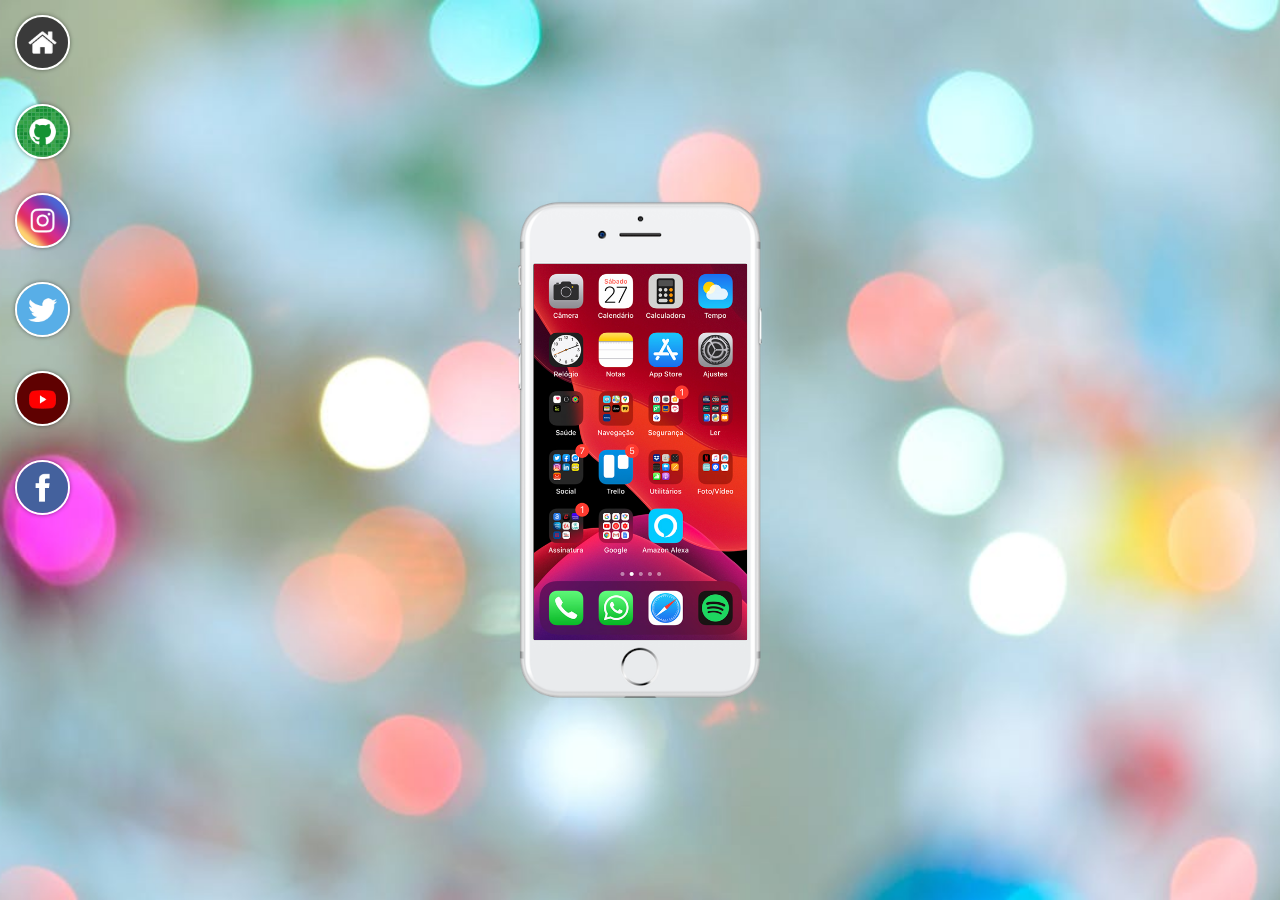
<file: index.html>
<!DOCTYPE html>
<html lang="pt-br">
<head>
    <meta charset="UTF-8">
    <meta name="viewport" content="width=device-width, initial-scale=1.0">
    <title>Projeto Redes Sociais</title>
    <link rel="stylesheet" href="estilos/estilo.css">
</head>

<body>
    <main>
        <section id="celular">
            <iframe id="tela" name="tela" src="home.html" frameborder="0"></iframe>
        </section>
        <section id="redes">
            <a href="home.html" target="tela"><img src="imagens/logo-home.jpg" alt=""></a>
            <br>
            <a href="github.html" target="tela"><img src="imagens/logo-github.jpg" alt=""></a>
            <br>
            <a href="instagram.html" target="tela"><img src="imagens/logo-instagram.jpg" alt=""></a>
            <br>
            <a href="twitter.html" target="tela"><img src="imagens/logo-twitter.jpg" alt=""></a>
            <br>
            <a href="youtube.html" target="tela"><img src="imagens/logo-youtube.jpg" alt=""></a>
            <br>
            <a href="facebook.html" target="tela"><img src="imagens/logo-facebook.jpg" alt="" ></a>
            <br>
        </section>
    </main>
</body>
</html>
</file>
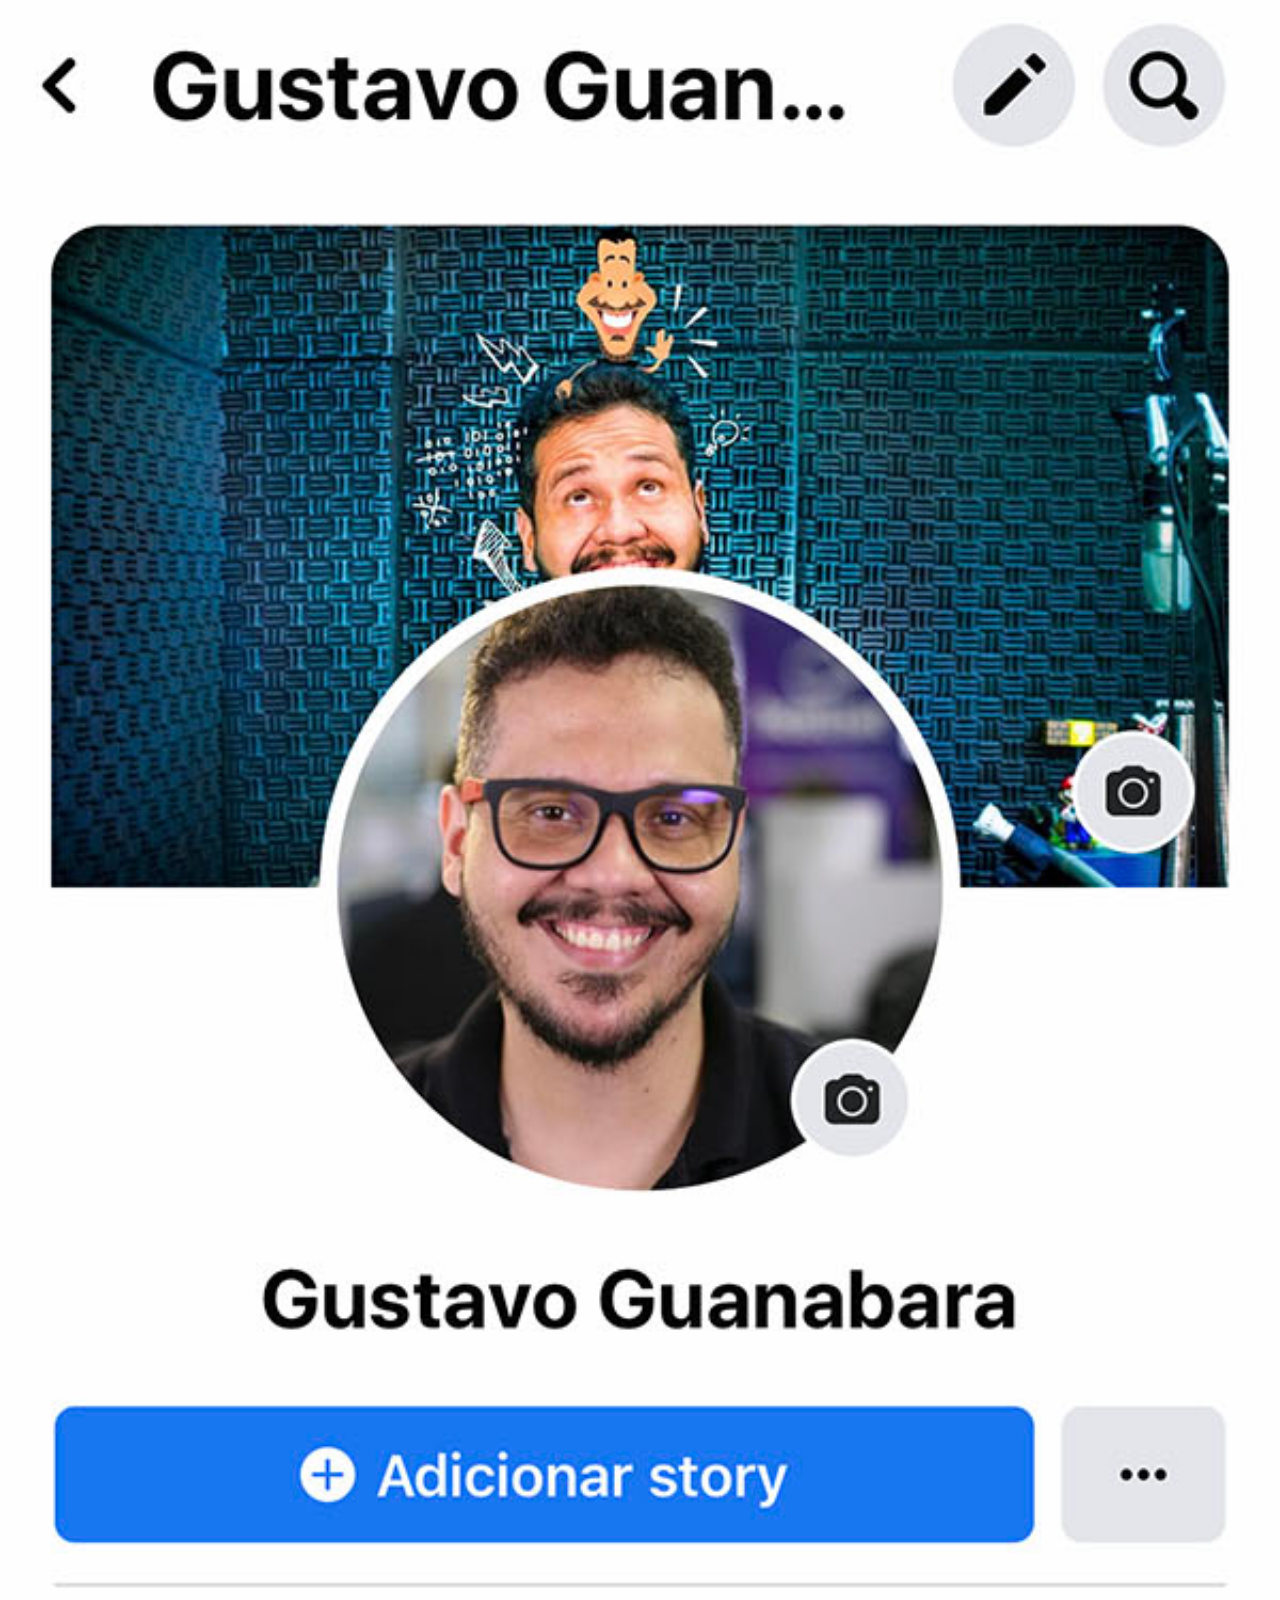
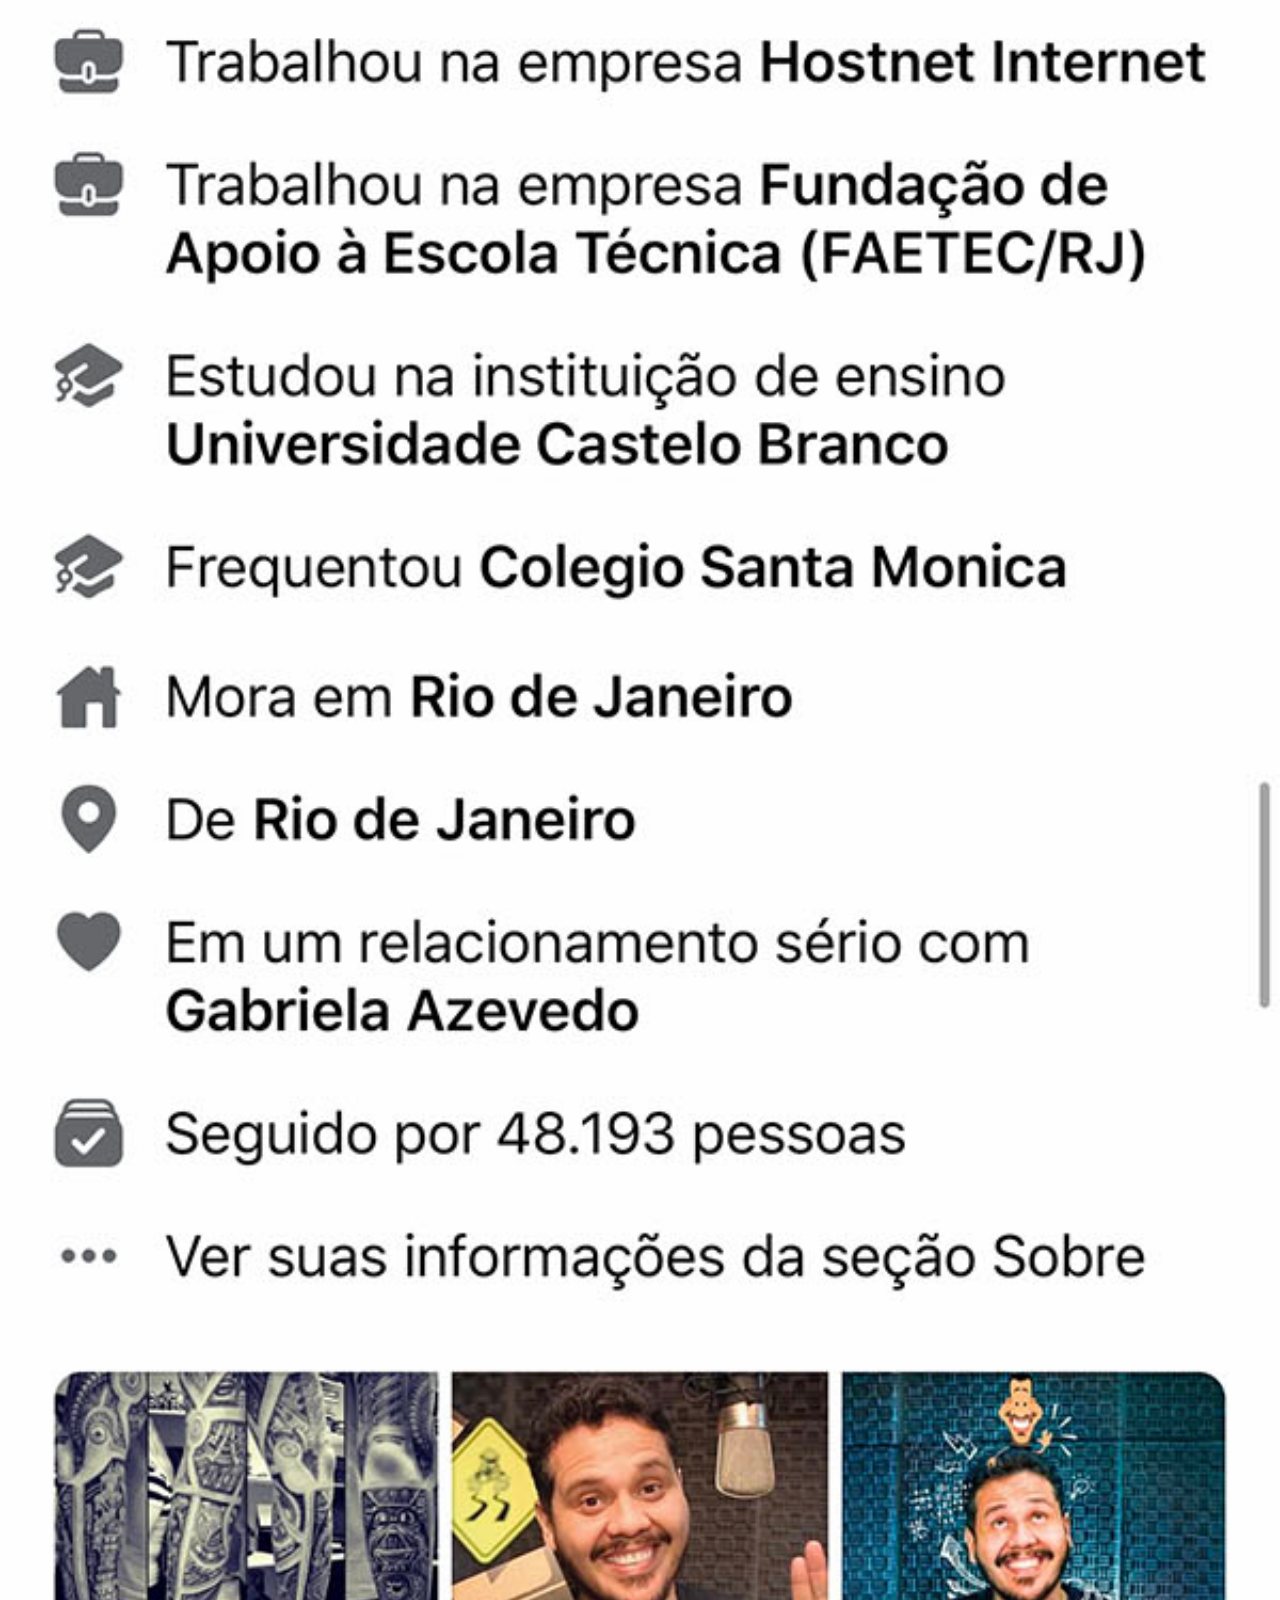
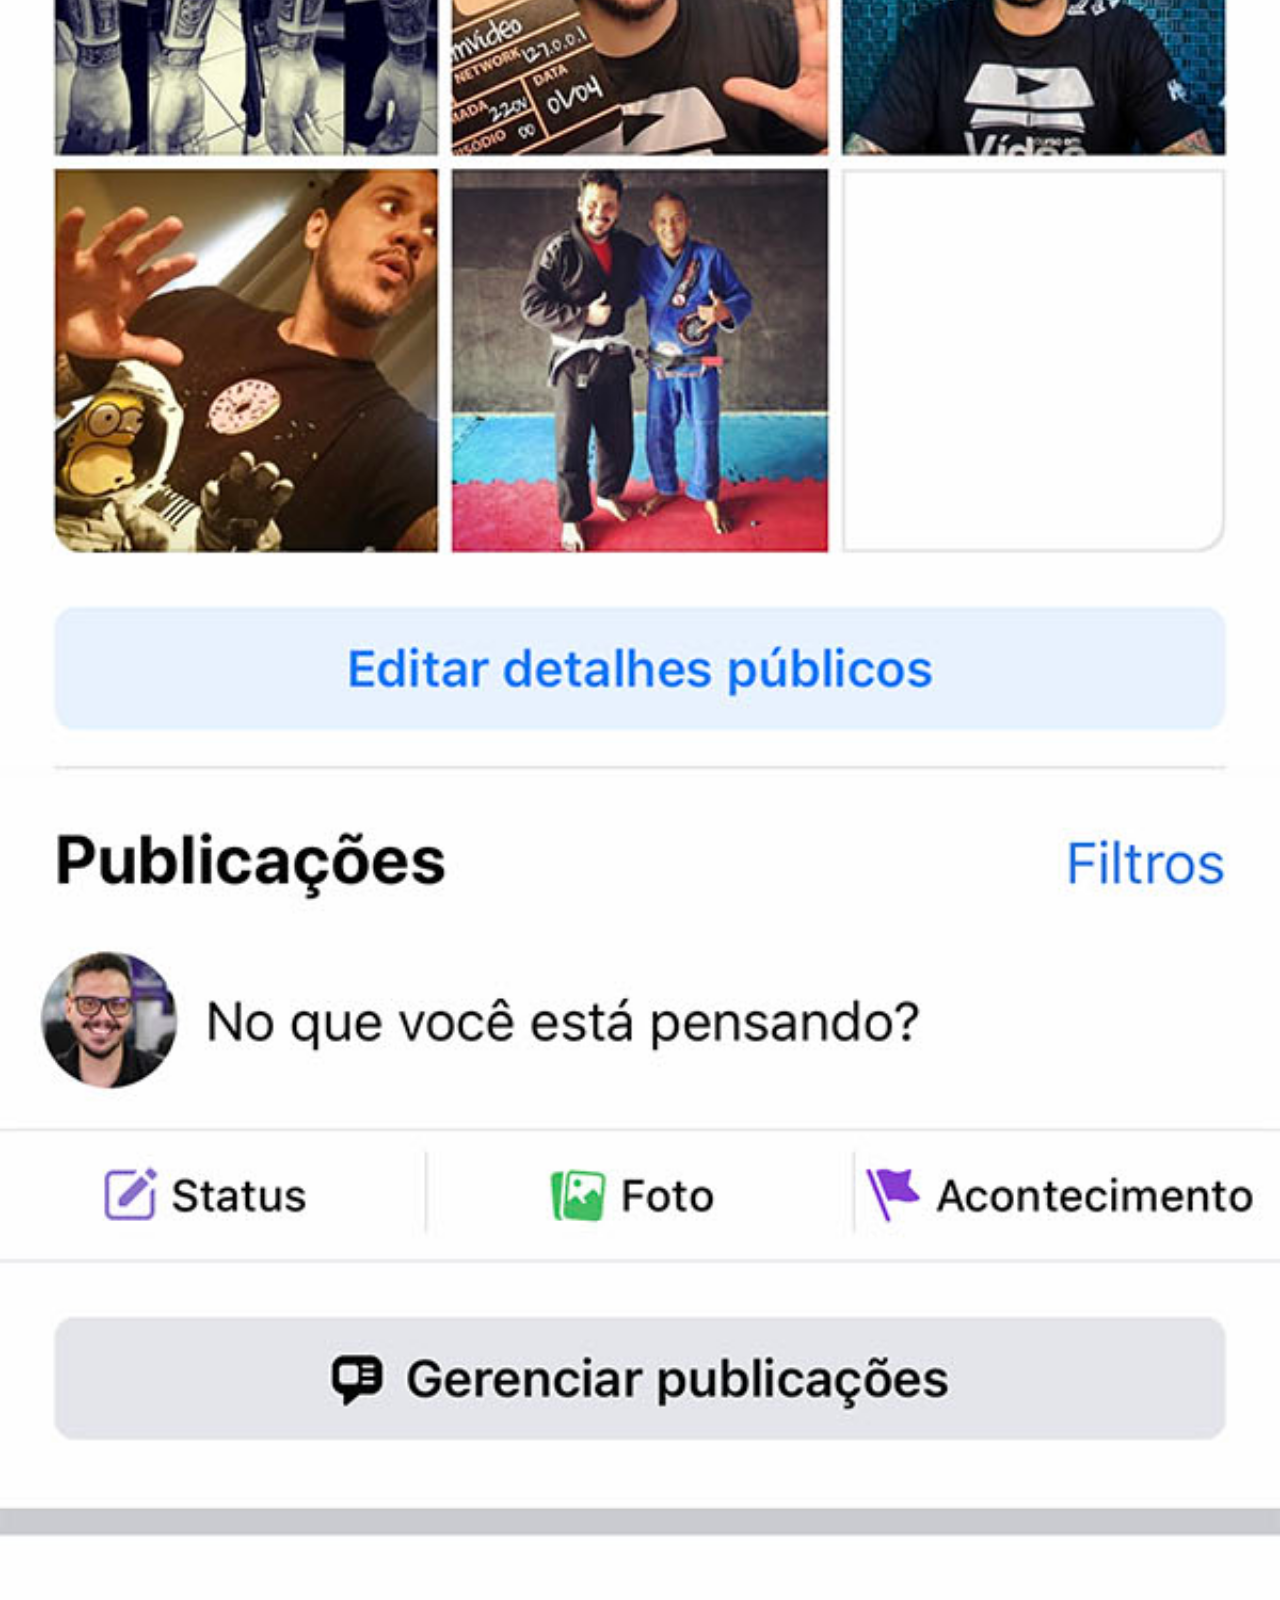
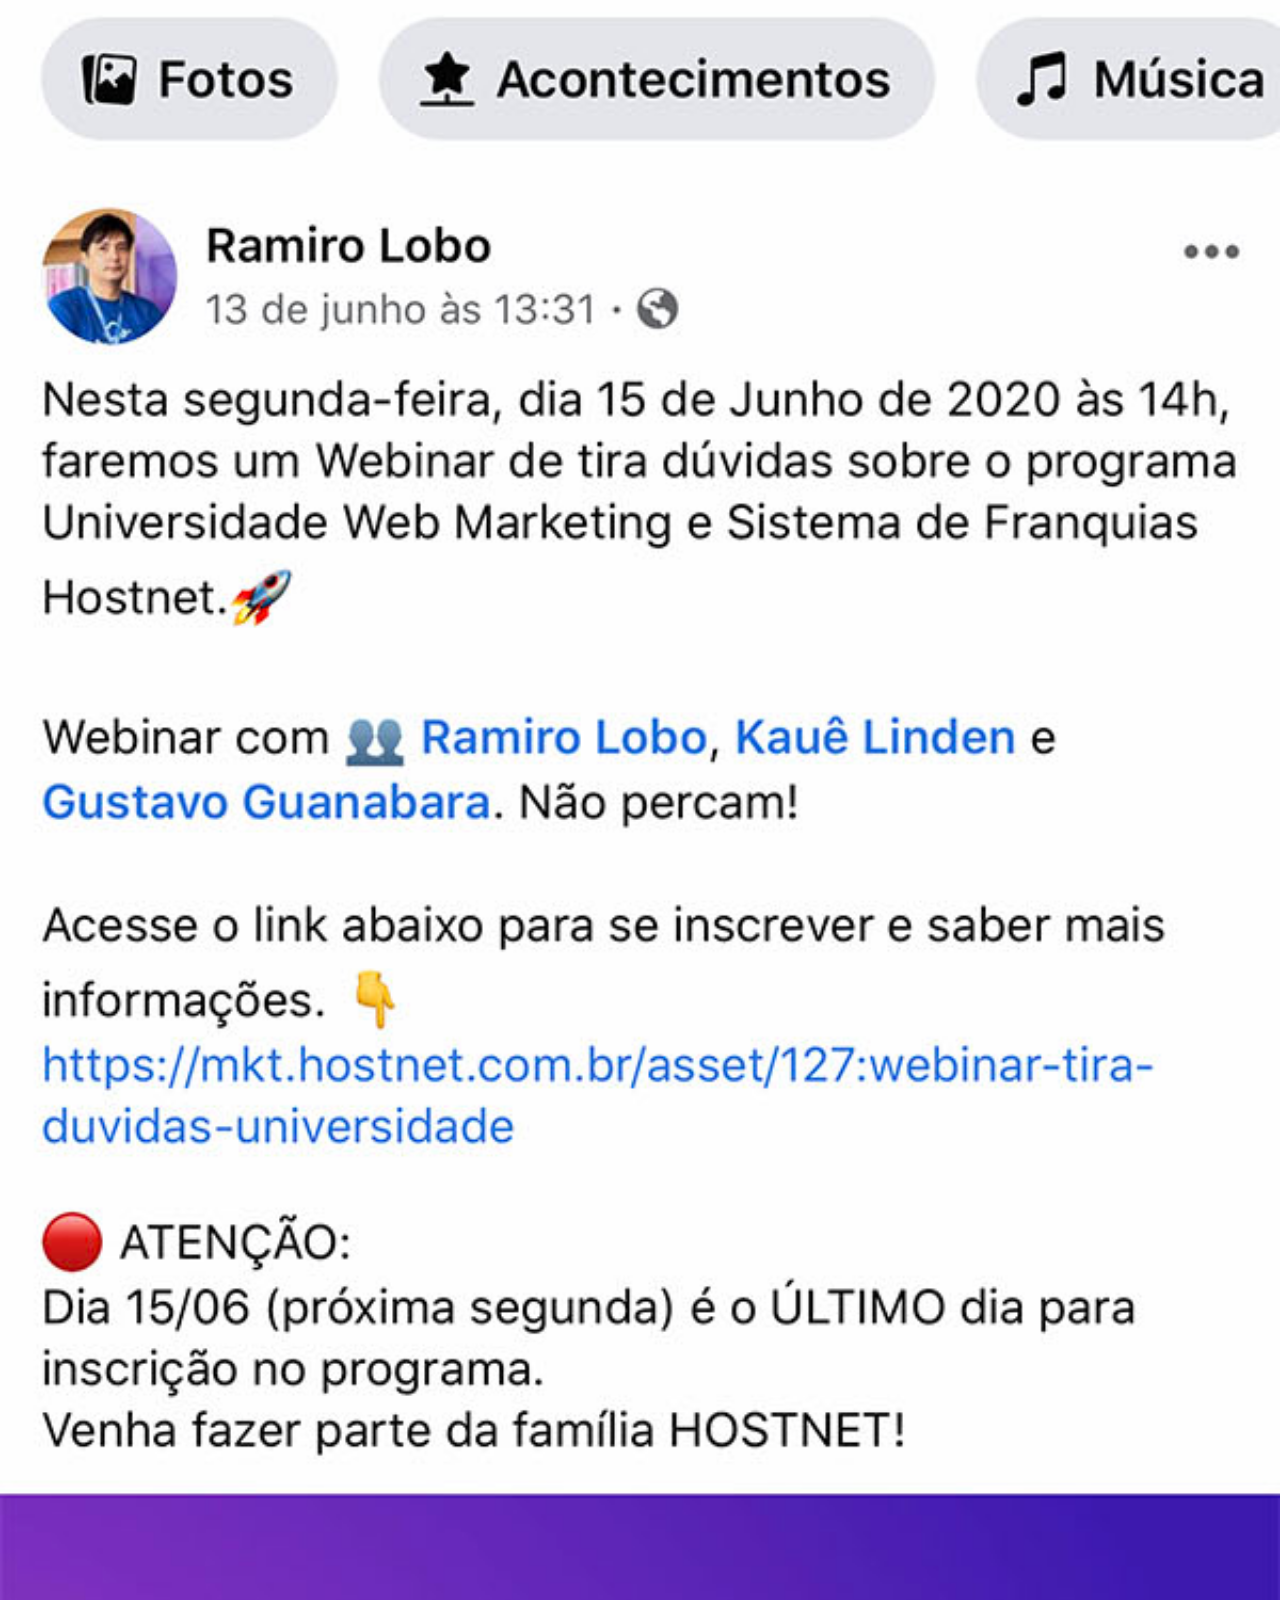
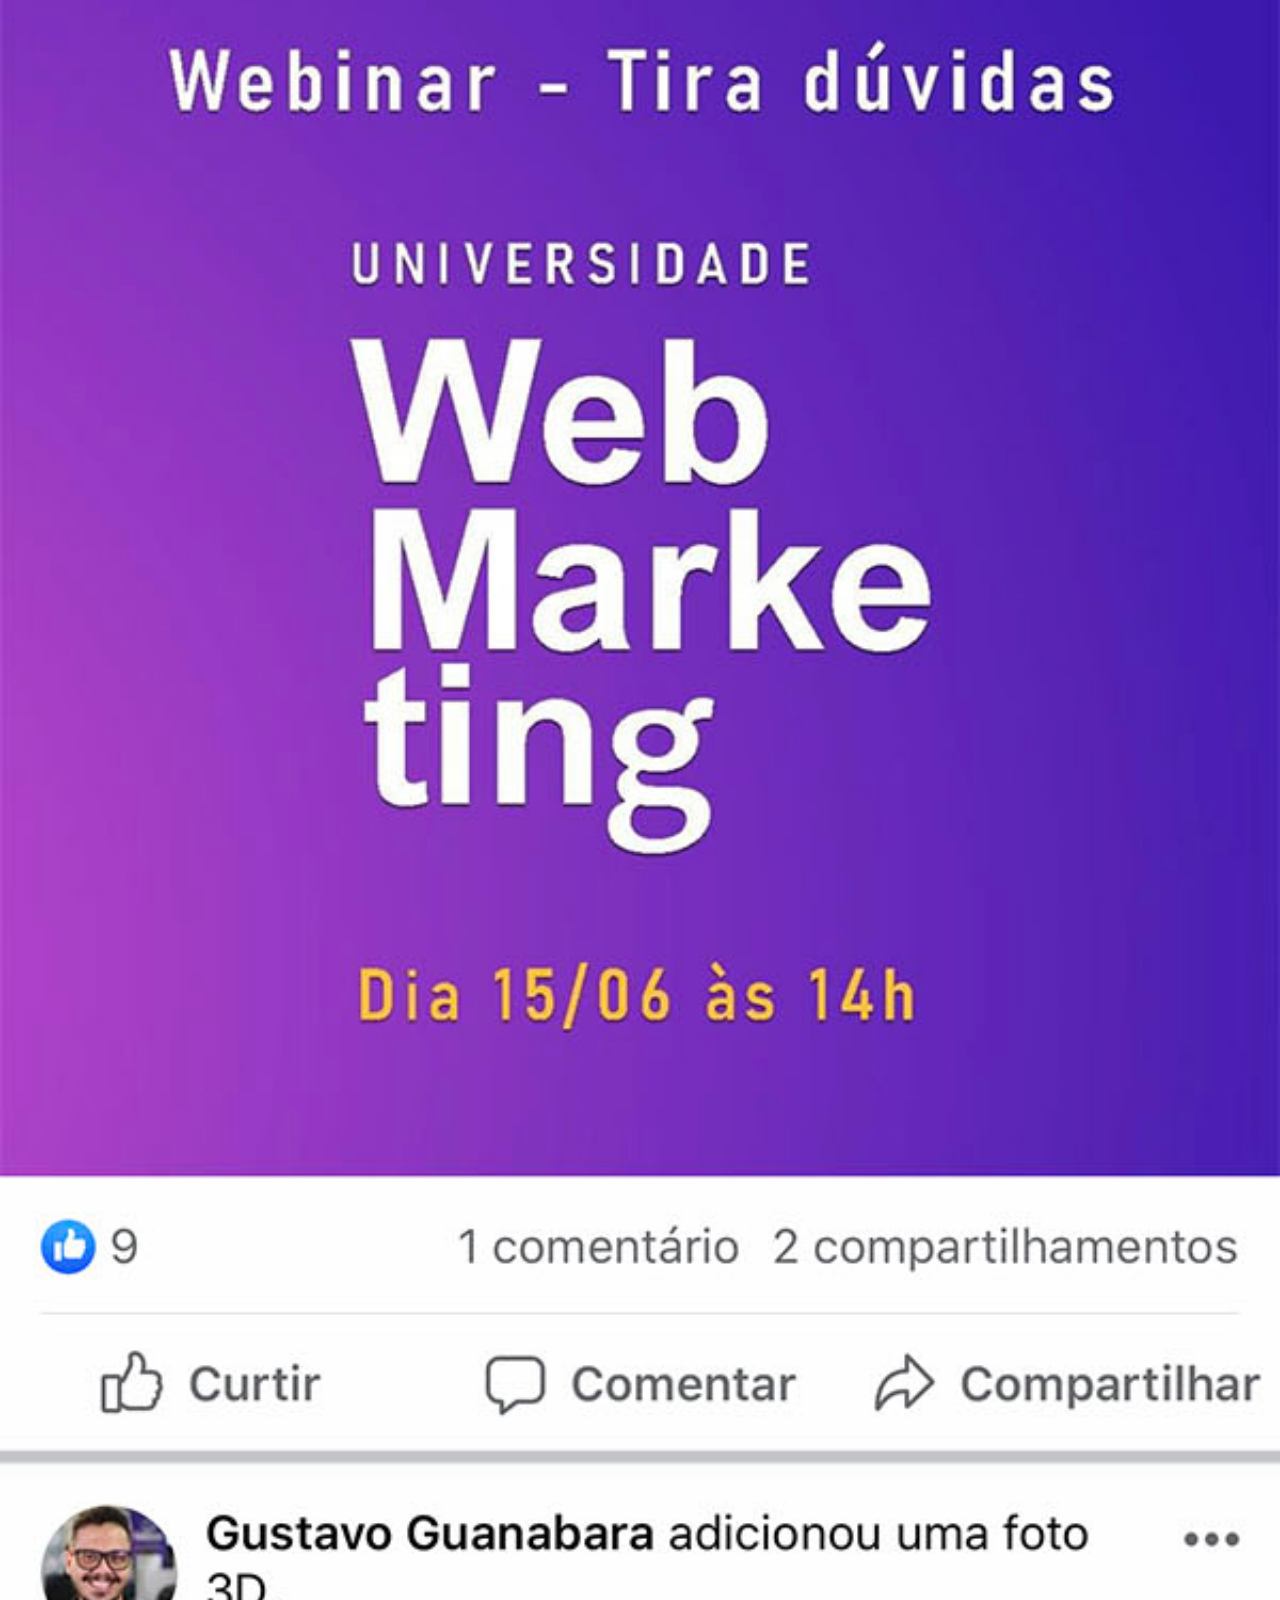
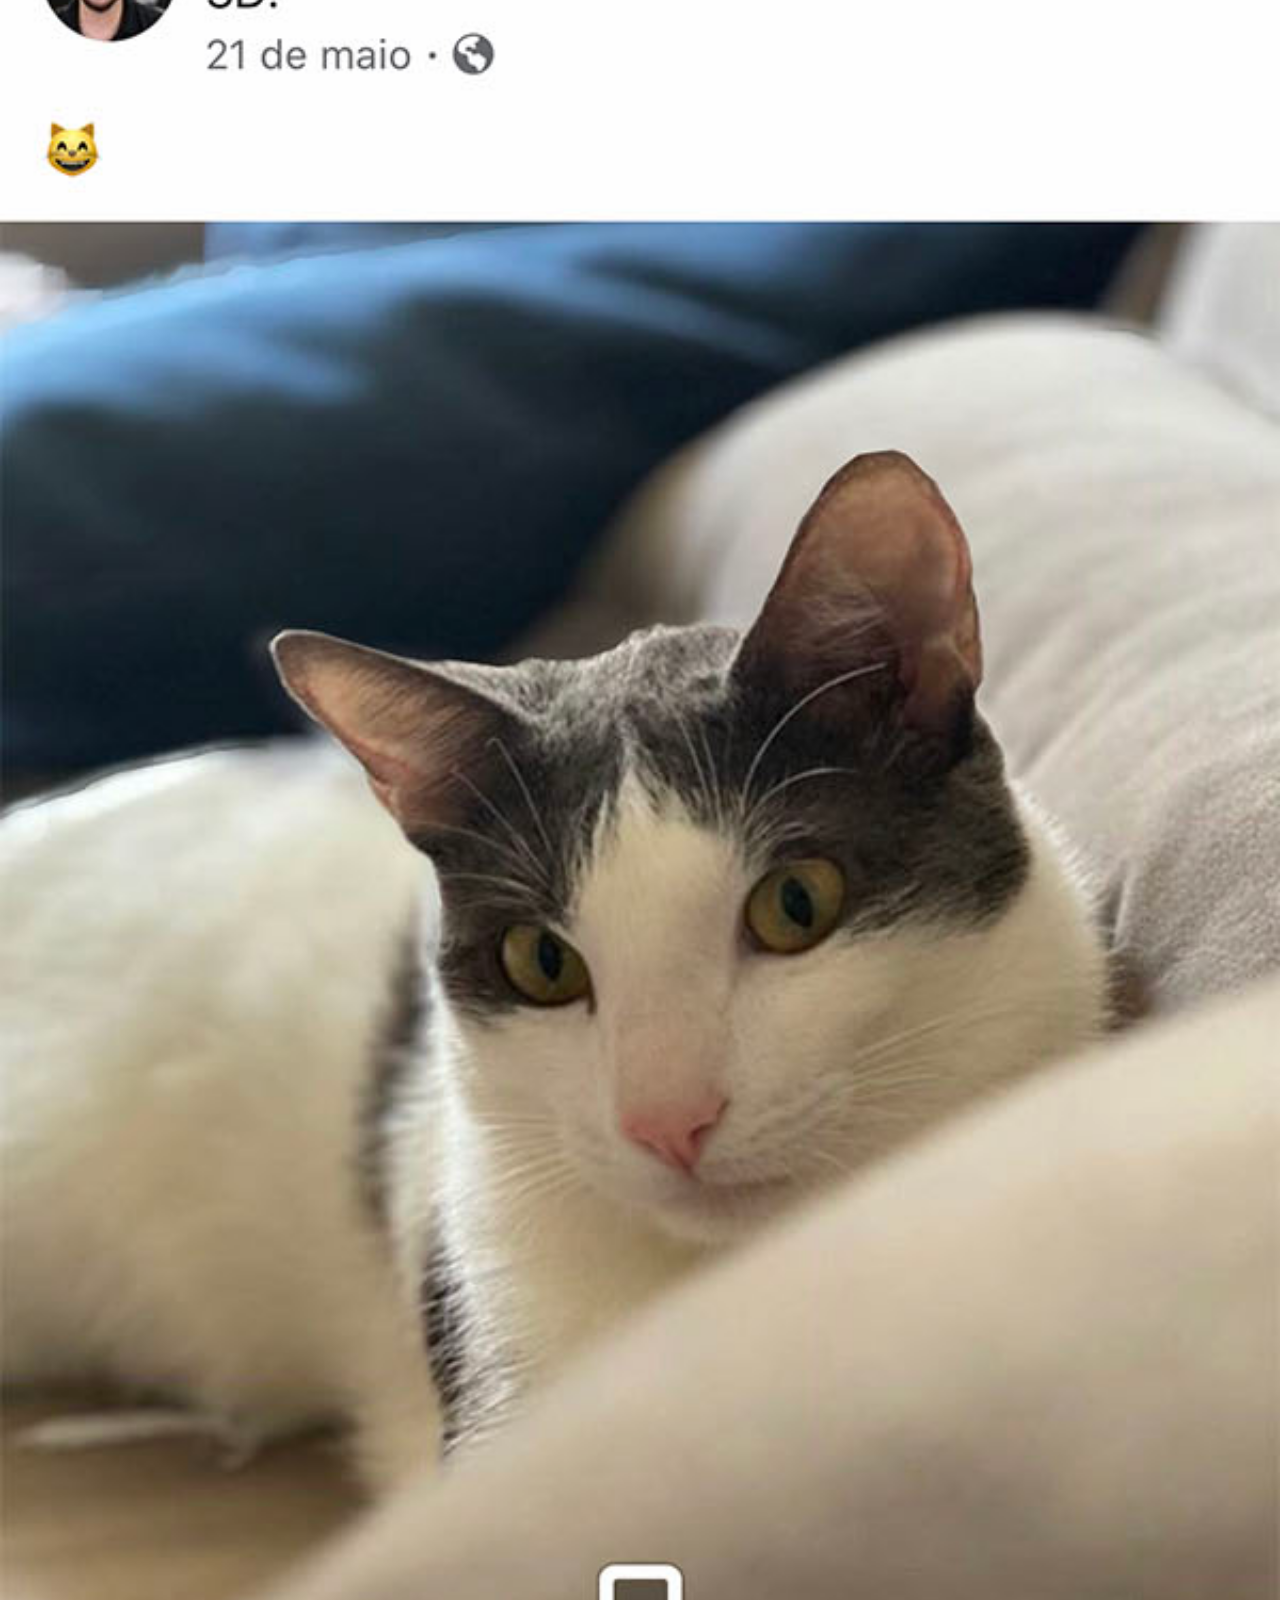
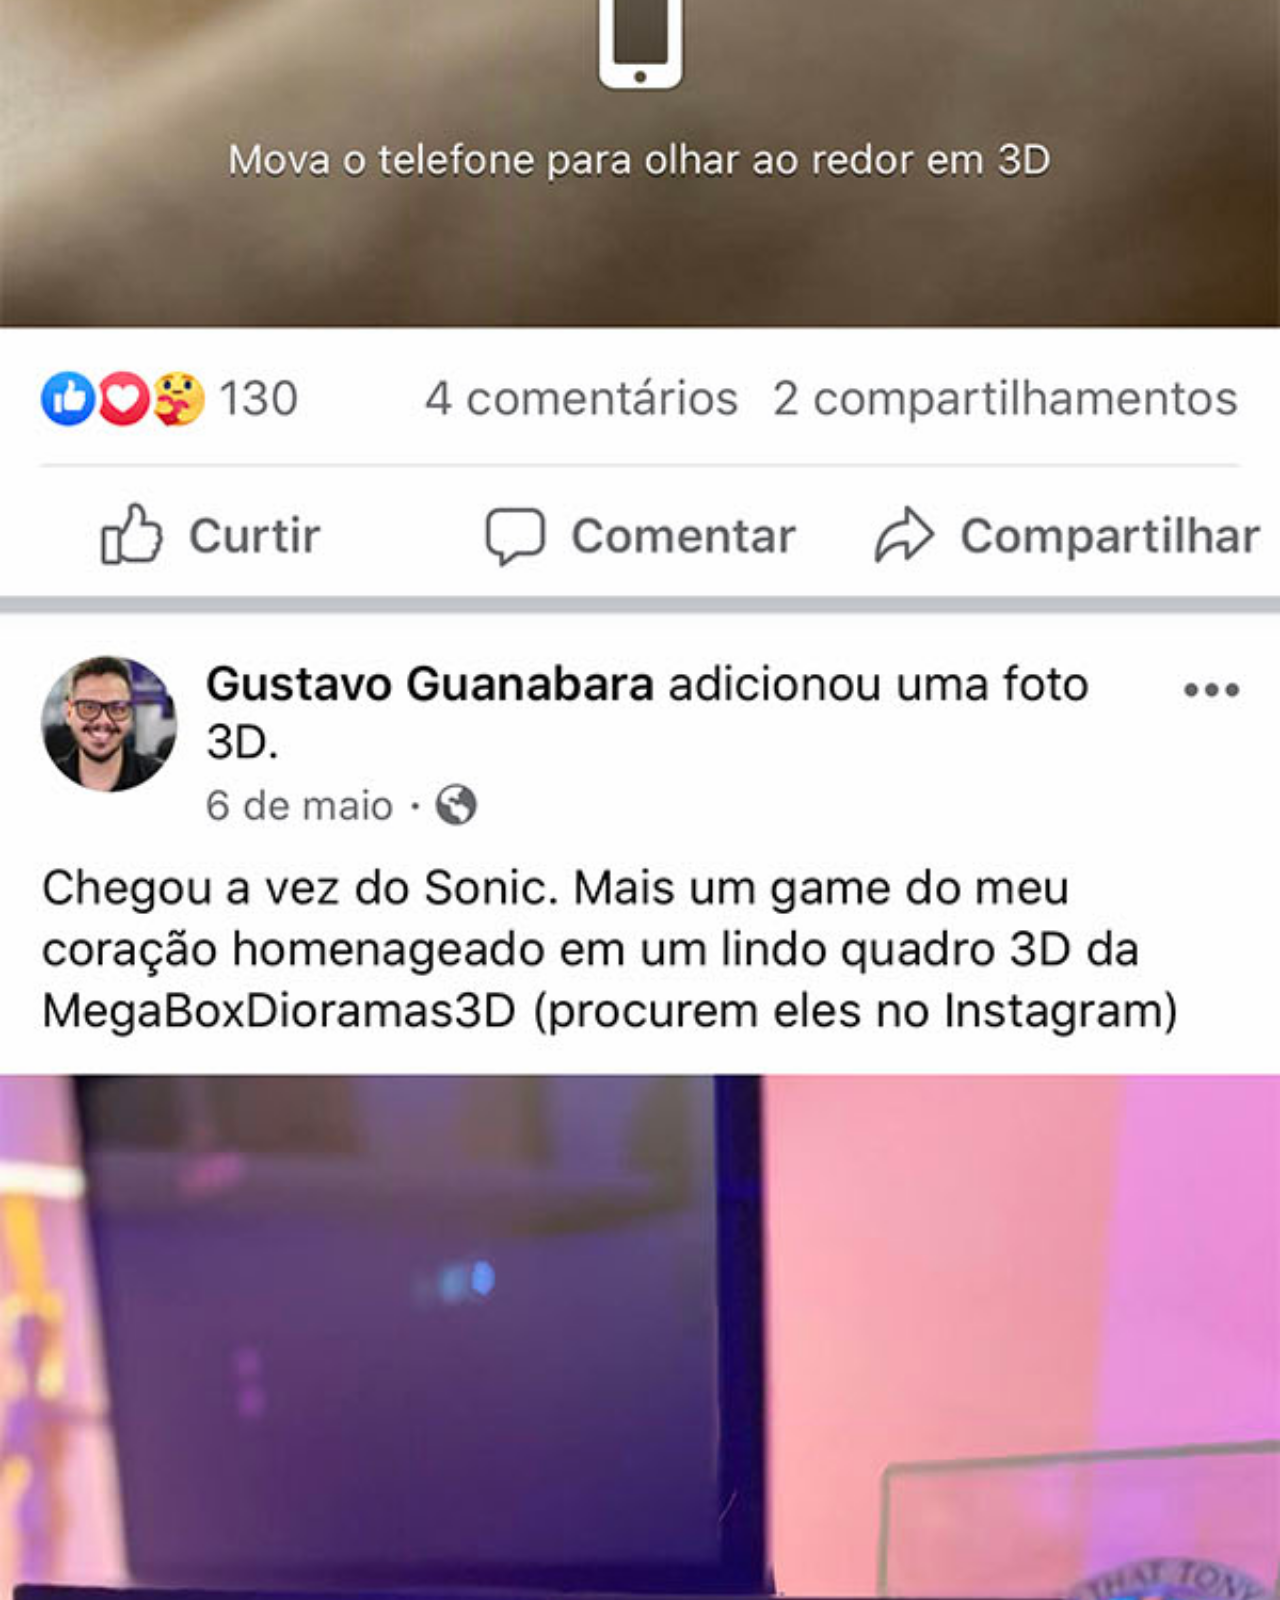
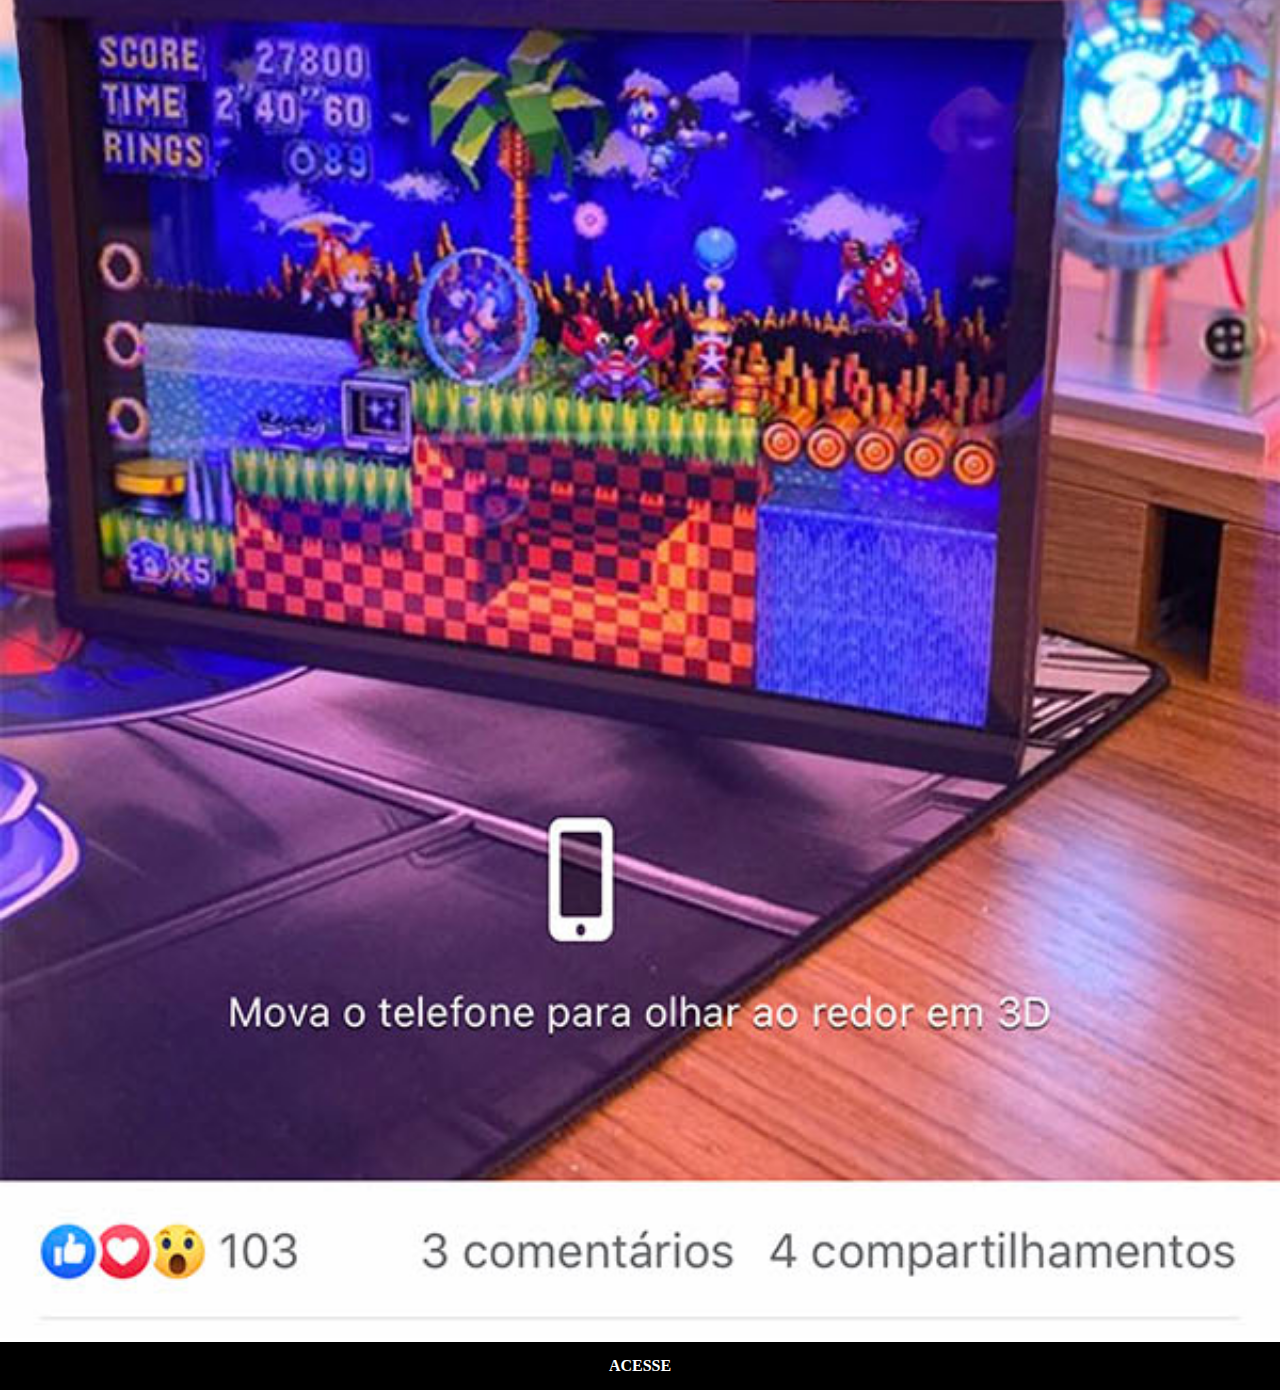
<file: facebook.html>
<!DOCTYPE html>
<html lang="en">
<head>
    <meta charset="UTF-8">
    <meta name="viewport" content="width=device-width, initial-scale=1.0">
    <title>Document</title>
    <link rel="stylesheet" href="estilos/redes.css">
</head>
<body>
    <img src="imagens/tela-facebook.jpg" alt="Facebook">
    <a href="https://www.facebook.com/gustavoguanabara/?locale=pt_BR" target="_blank">ACESSE</a>
</body>
</html>
</file>
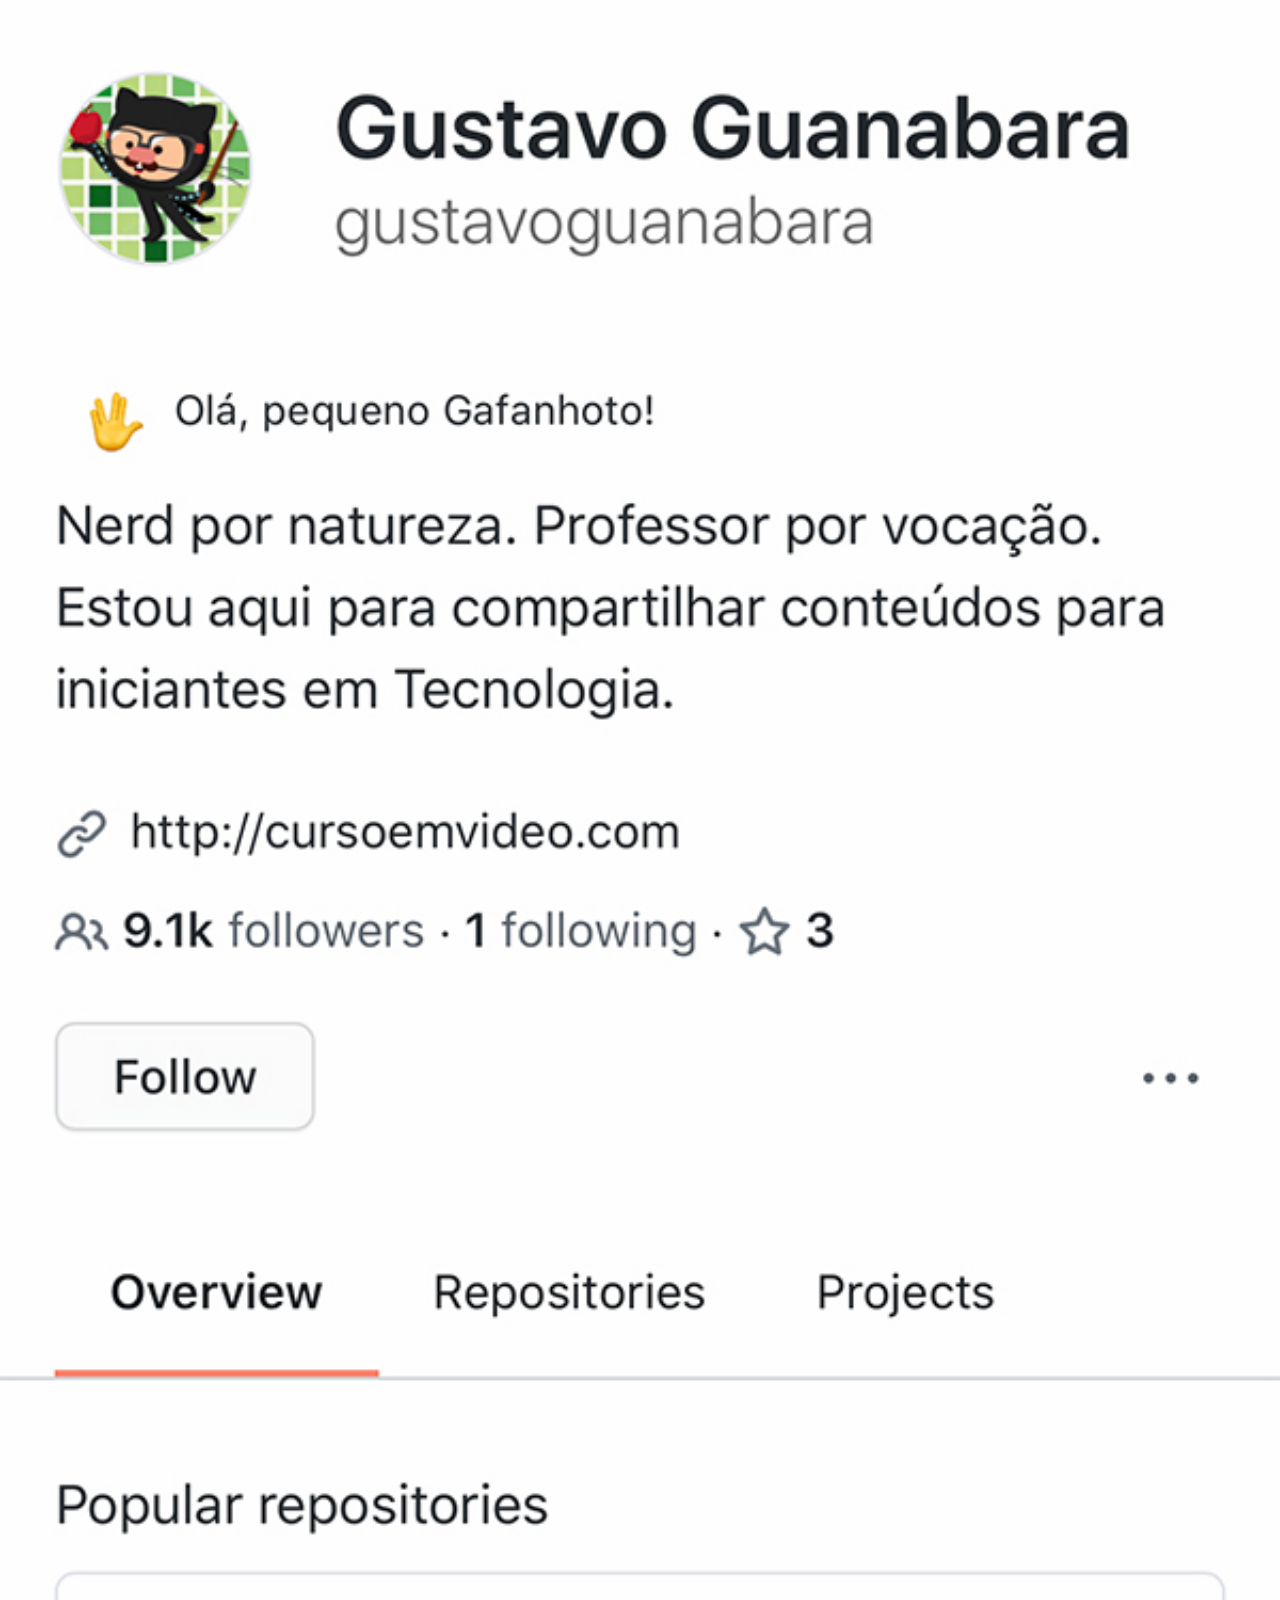
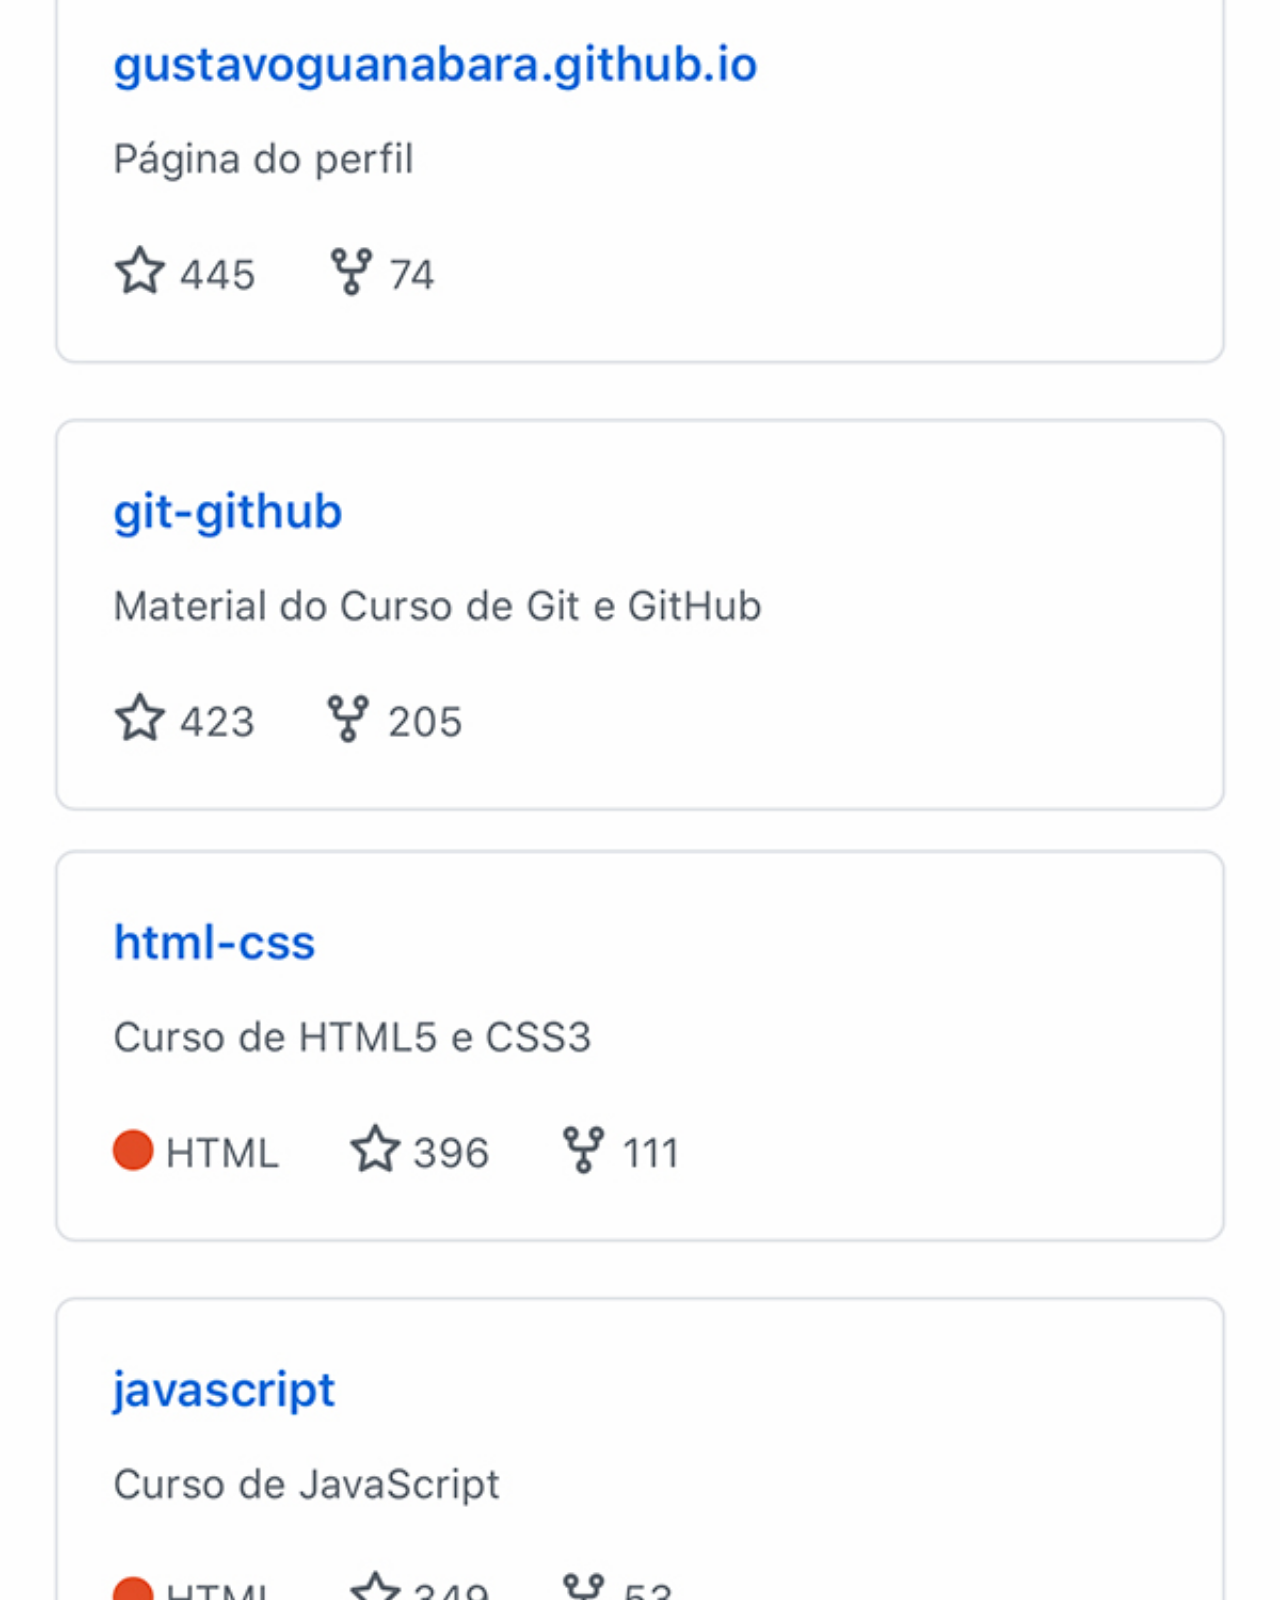
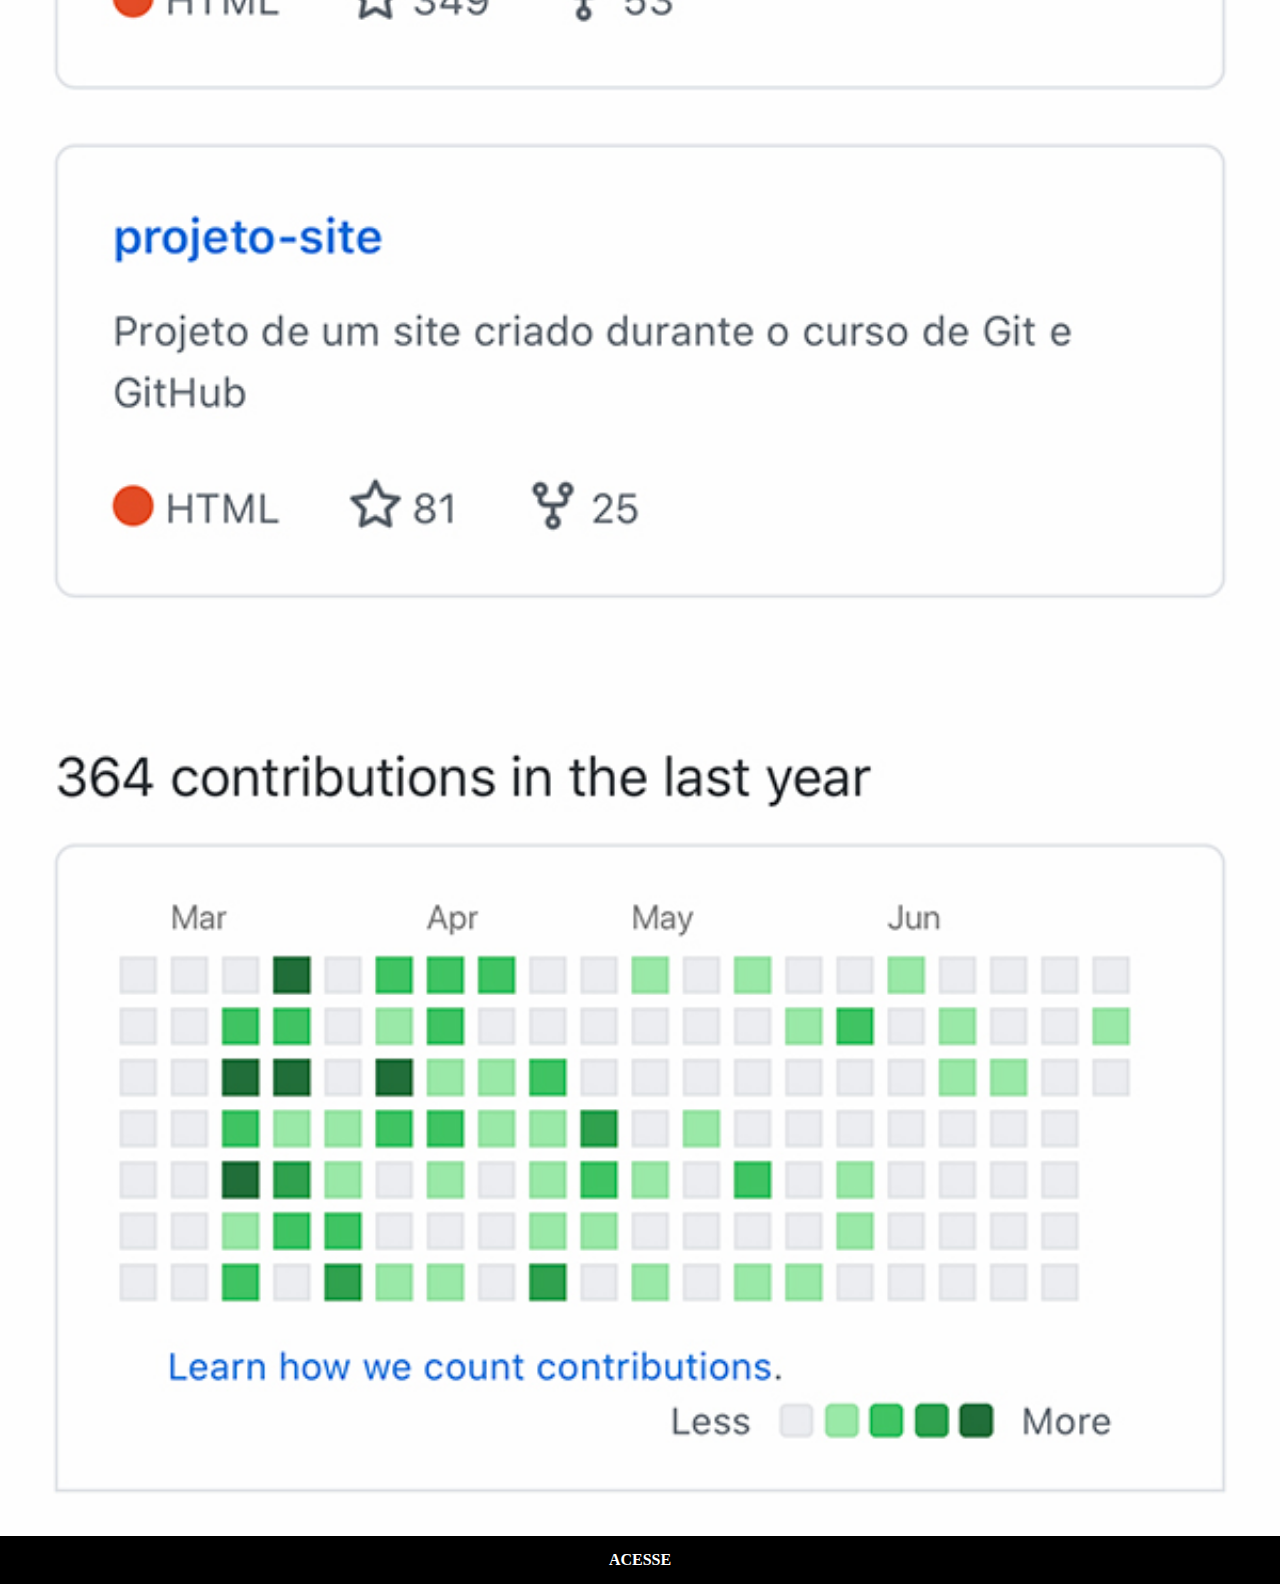
<file: github.html>
<!DOCTYPE html>
<html lang="en">
<head>
    <meta charset="UTF-8">
    <meta name="viewport" content="width=device-width, initial-scale=1.0">
    <title>Document</title>
    <link rel="stylesheet" href="estilos/redes.css">
</head>
<body>
    <img src="imagens/tela-github.jpg" alt="GITHUB">
    <a href="https://github.com/gustavoguanabara" target="_blank">ACESSE</a>
</body>
</html>
</file>
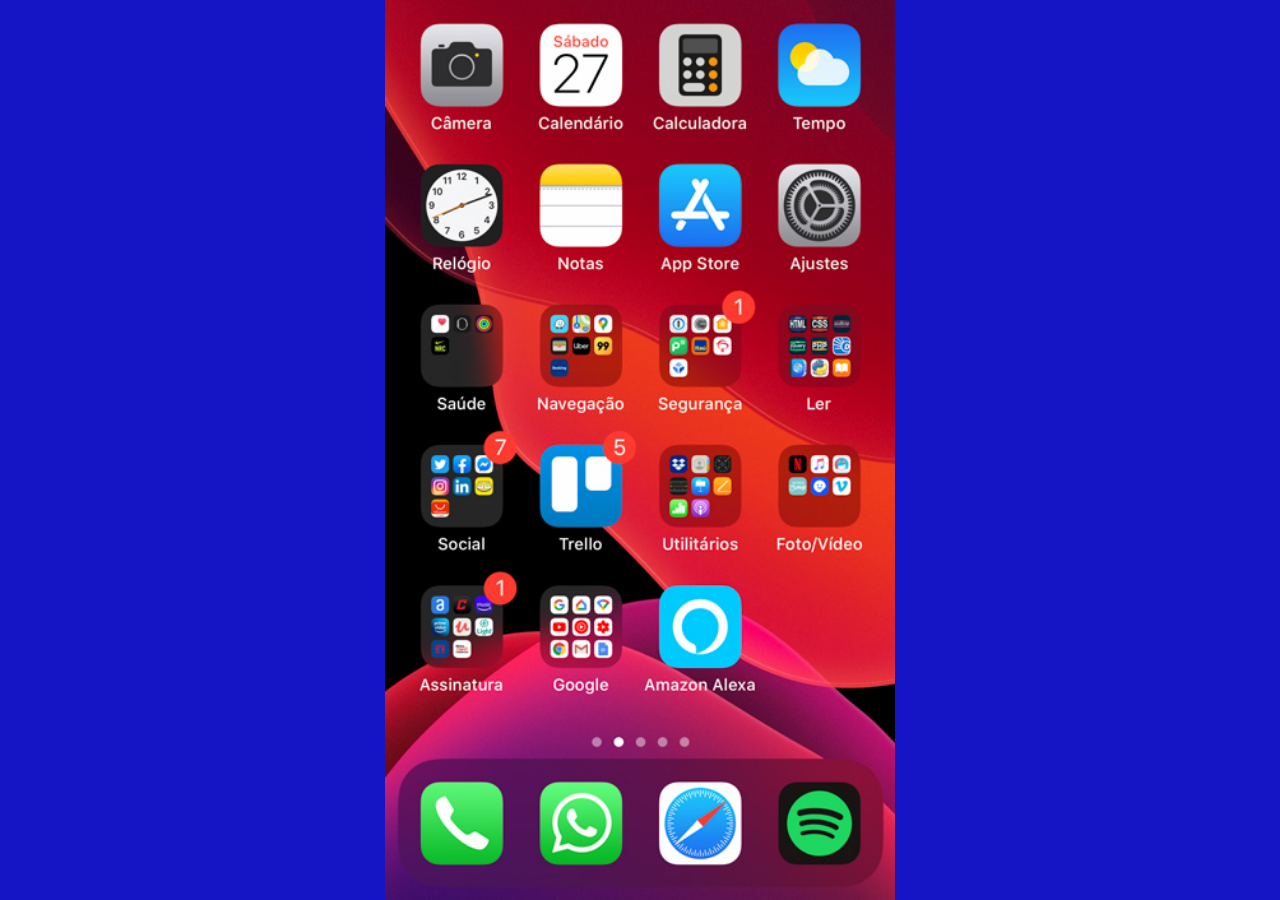
<file: home.html>
<!DOCTYPE html>
<html lang="pt-br">
<head>
    <meta charset="UTF-8">
    <meta name="viewport" content="width=device-width, initial-scale=1.0">
    <title>Document</title>
    <style>
        * {
            margin: 0;
            padding: 0;
        }

        body {
            background: rgb(21, 21, 198) url(imagens/tela-home.jpg) top/contain no-repeat;

            width: 100vw;
            height: 100vh;
        }
    </style>
</head>
<body>
    
</body>
</html>
</file>
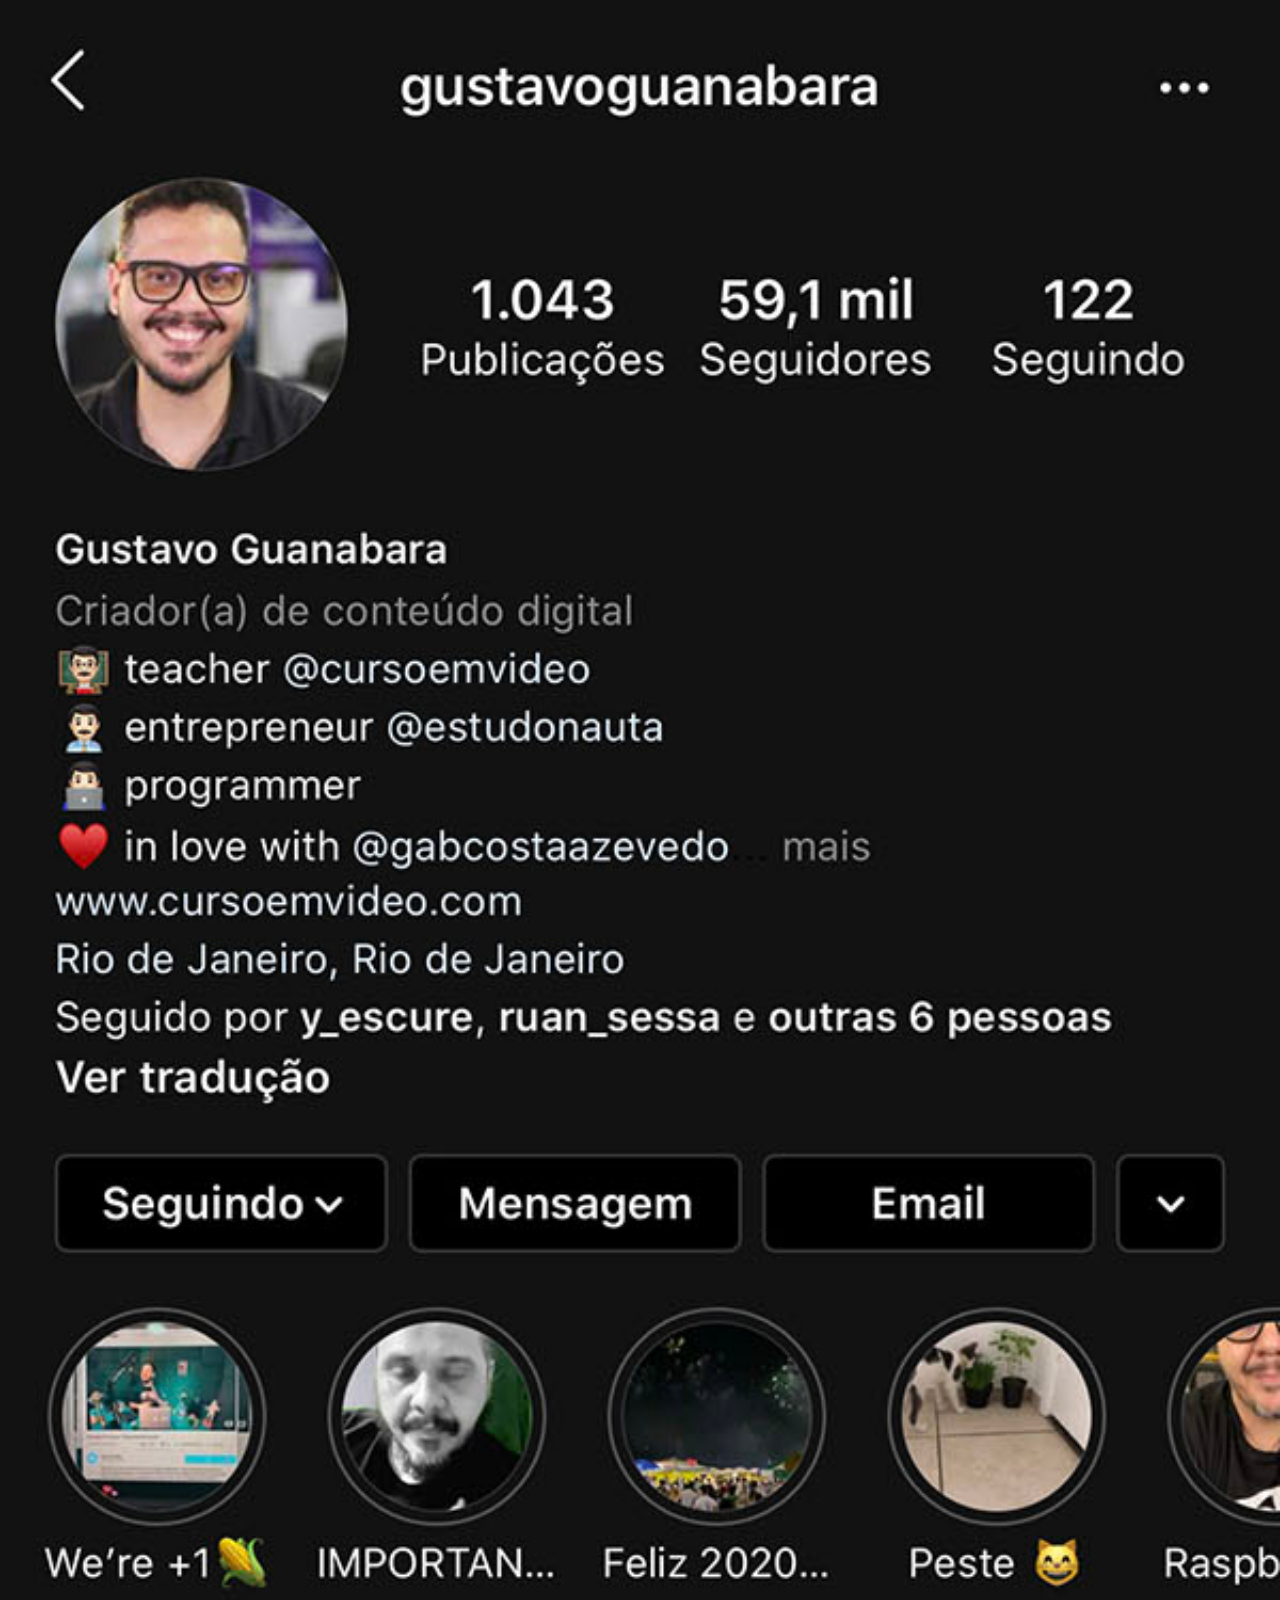
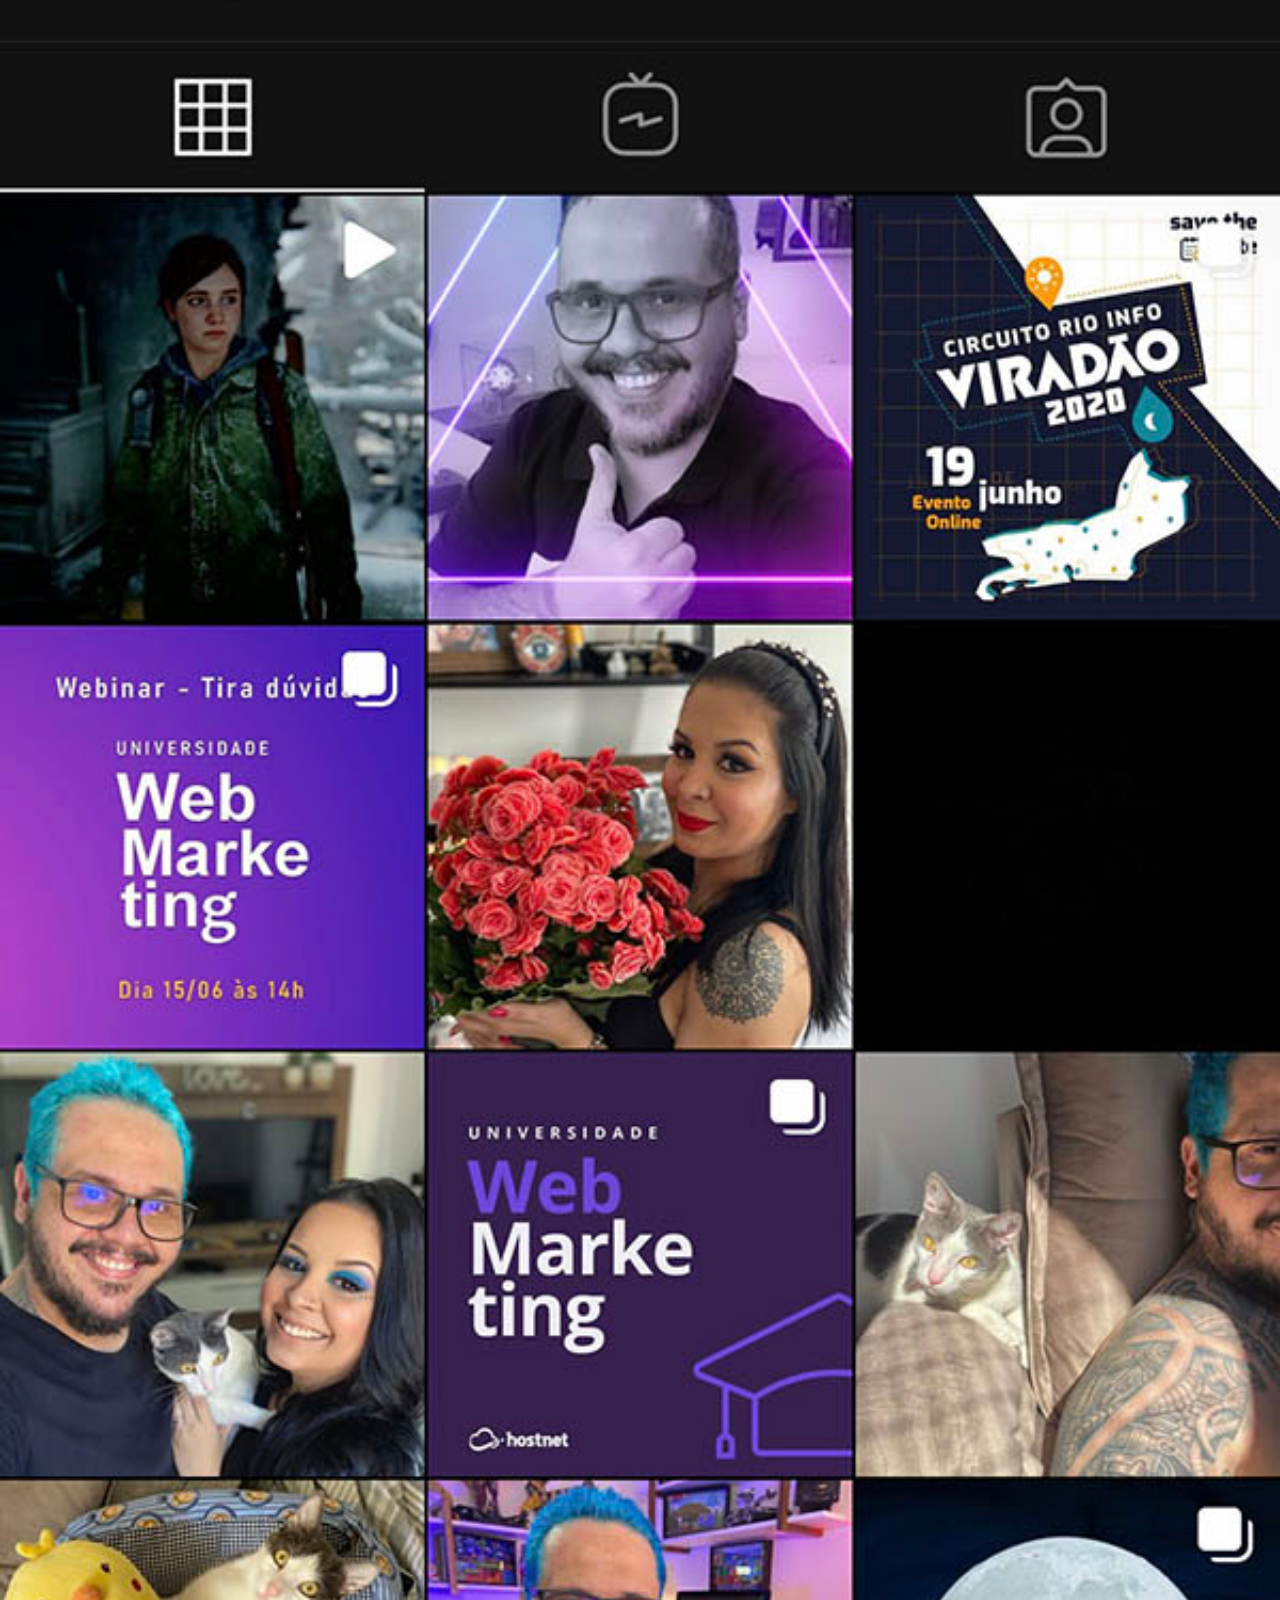
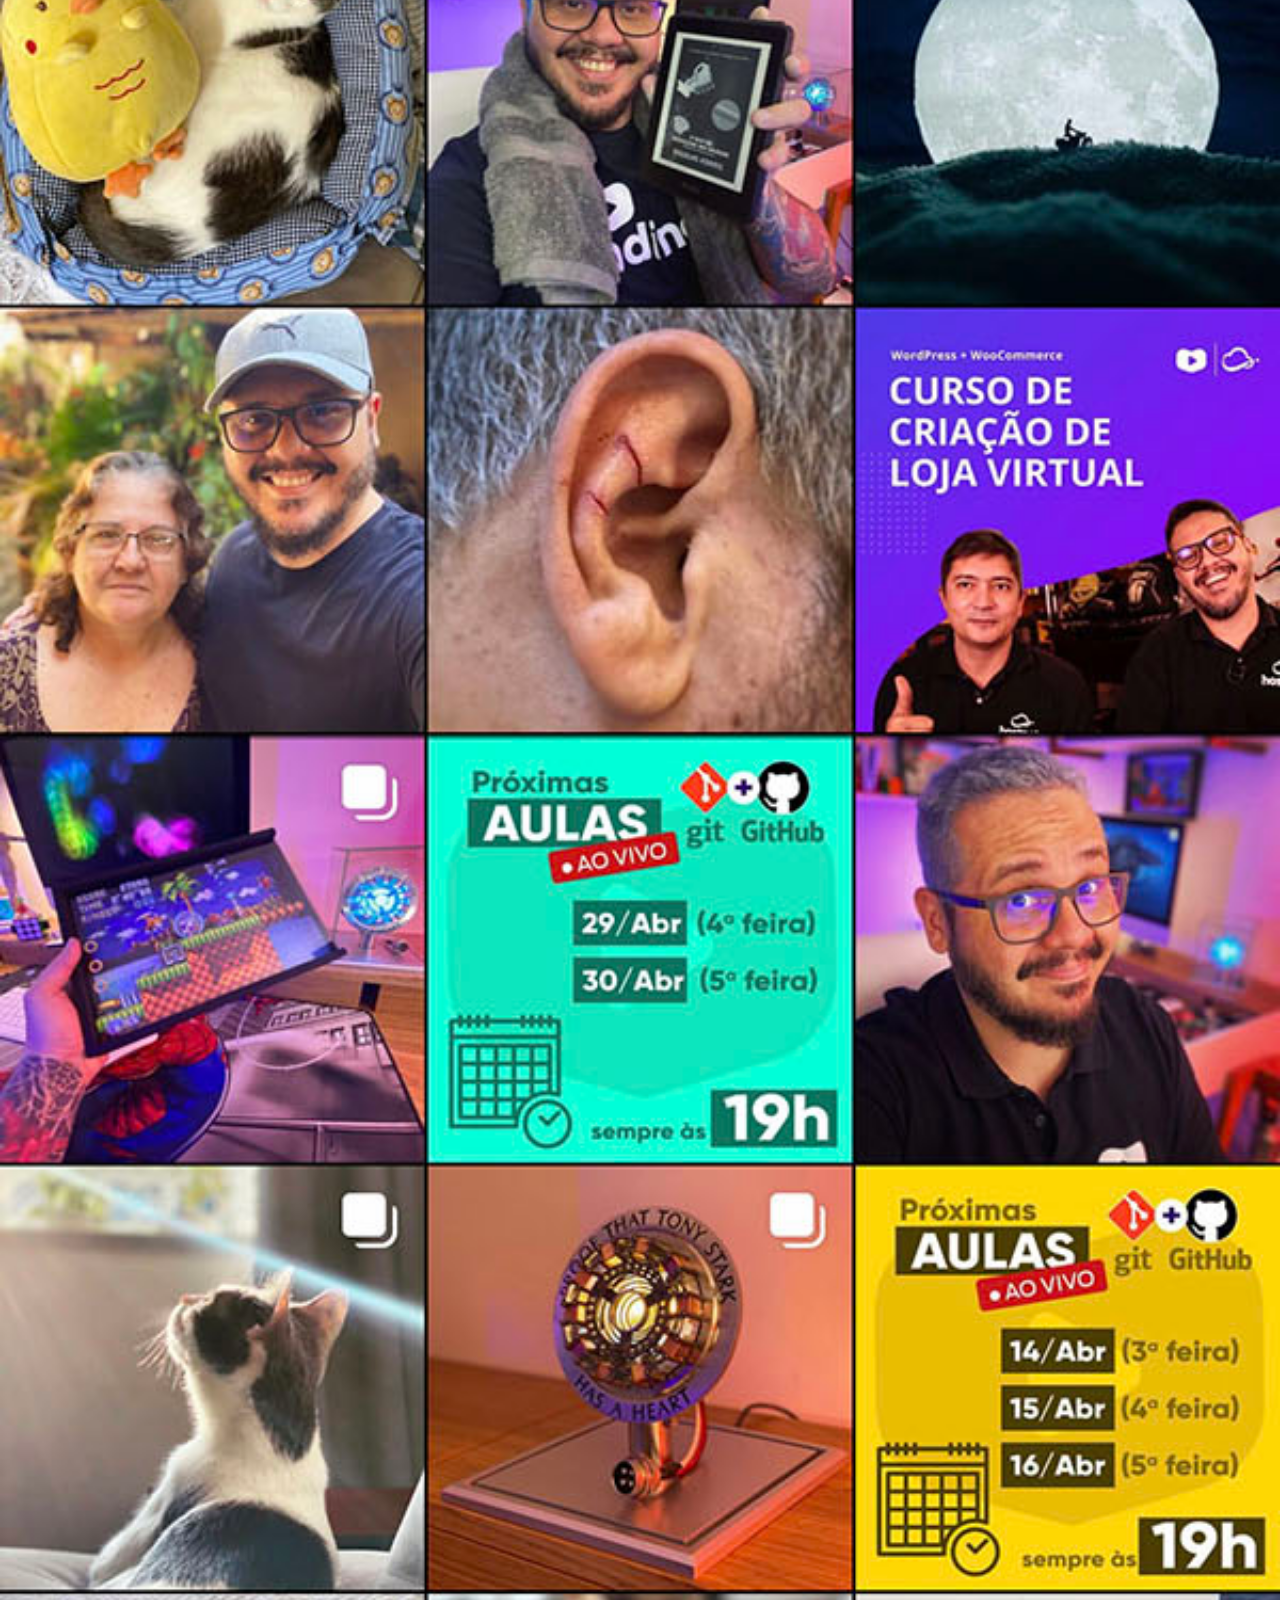
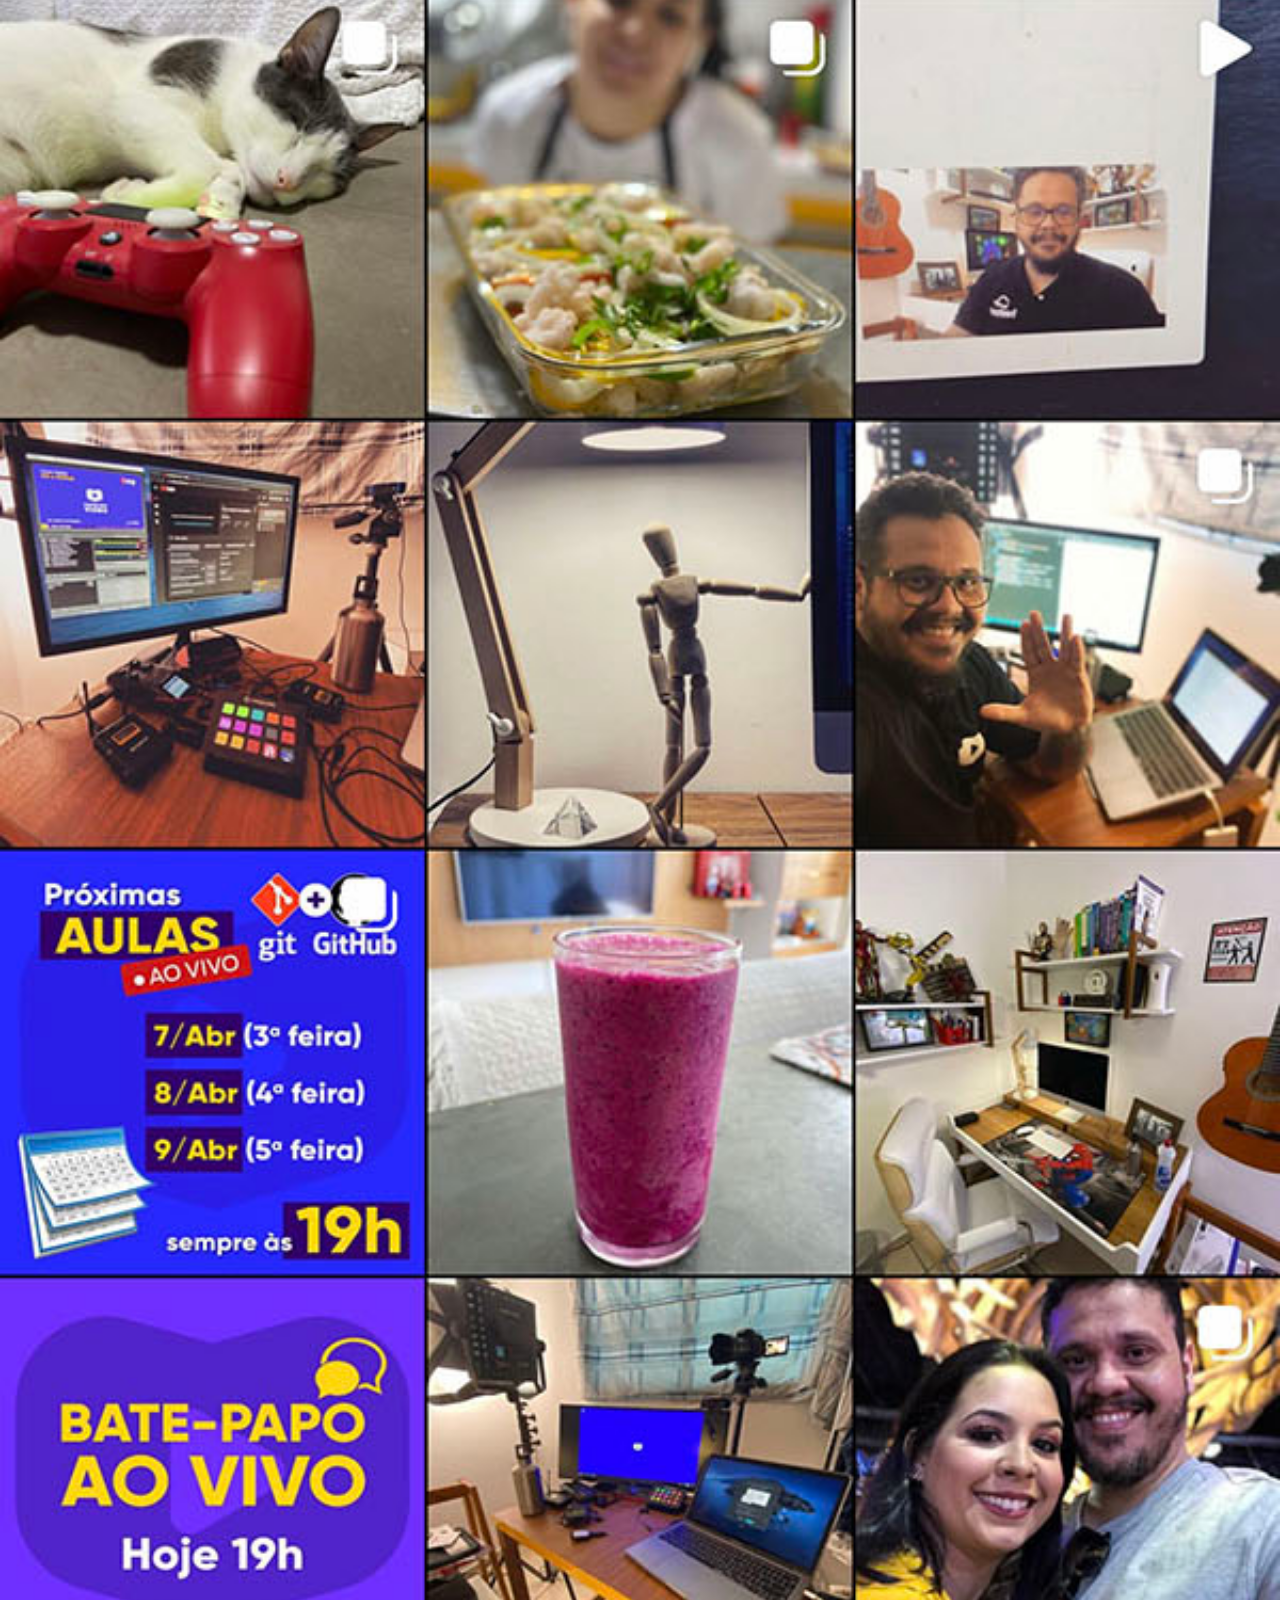
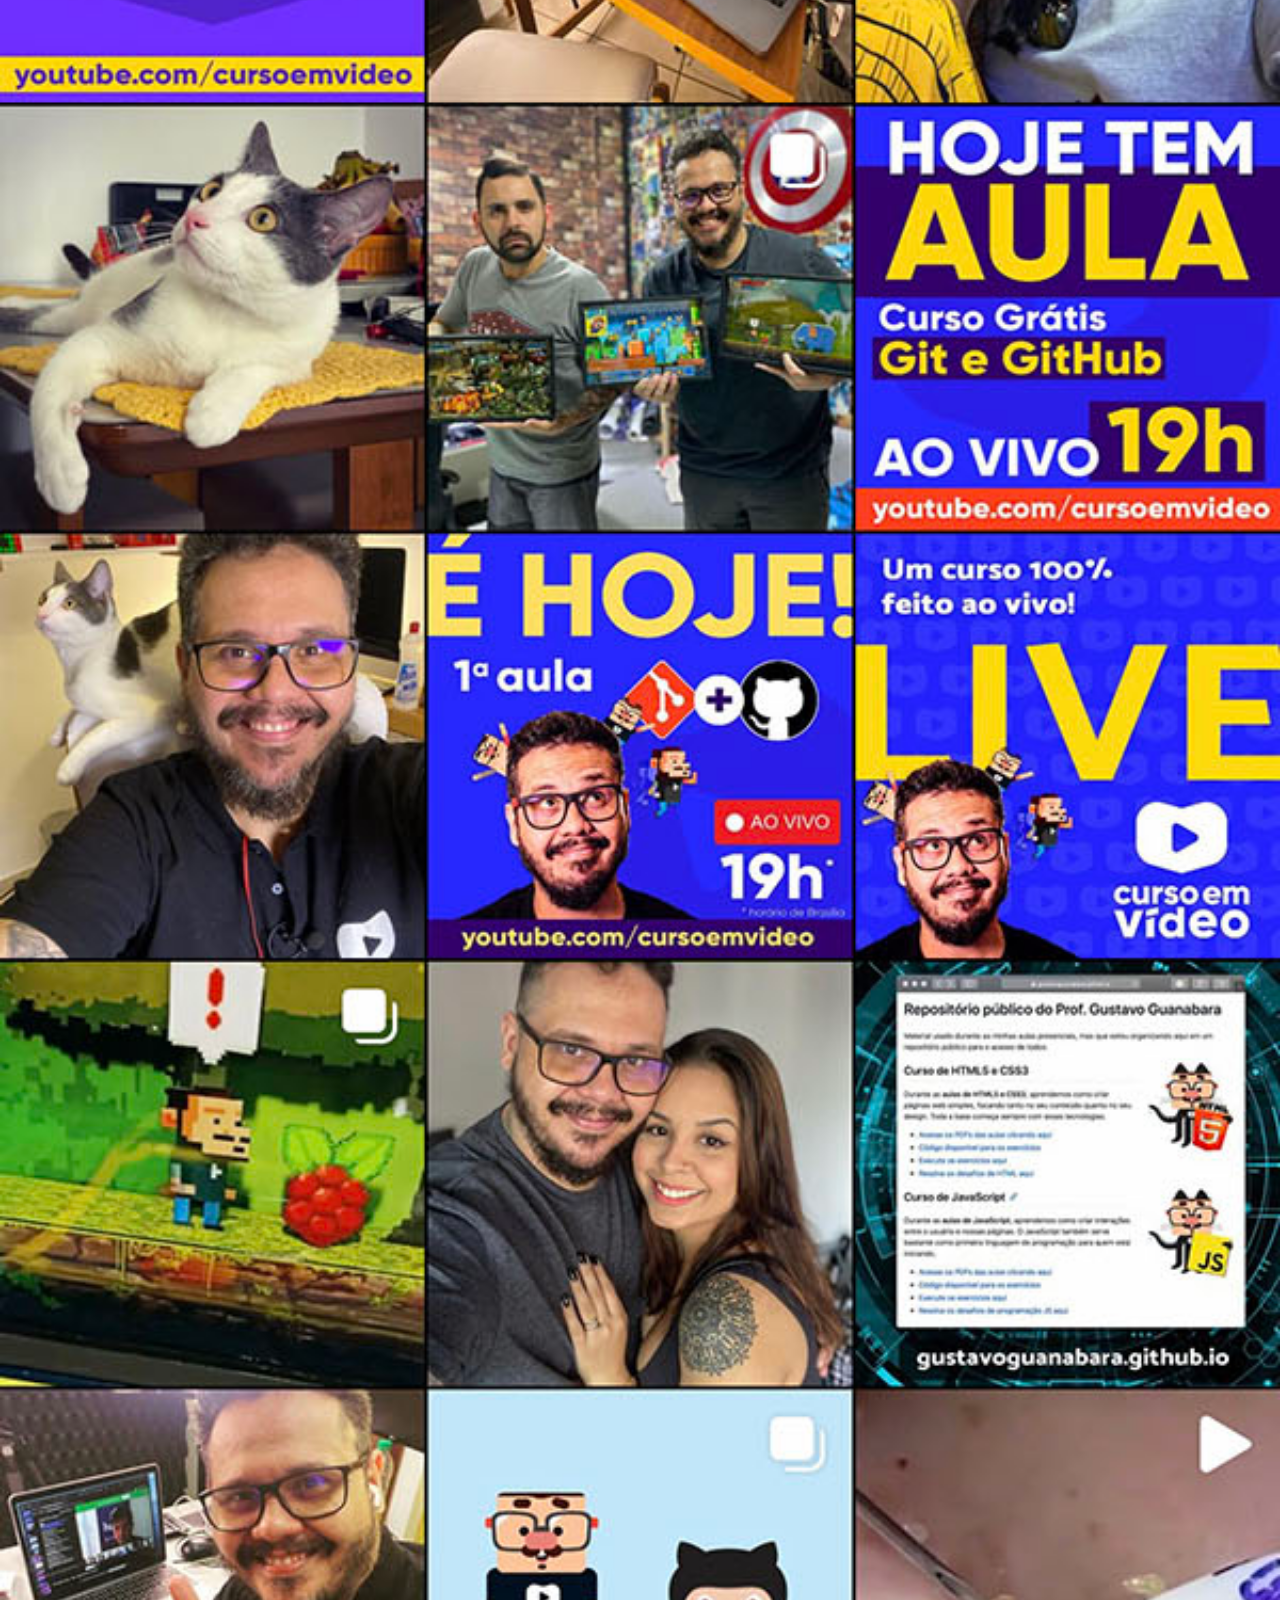
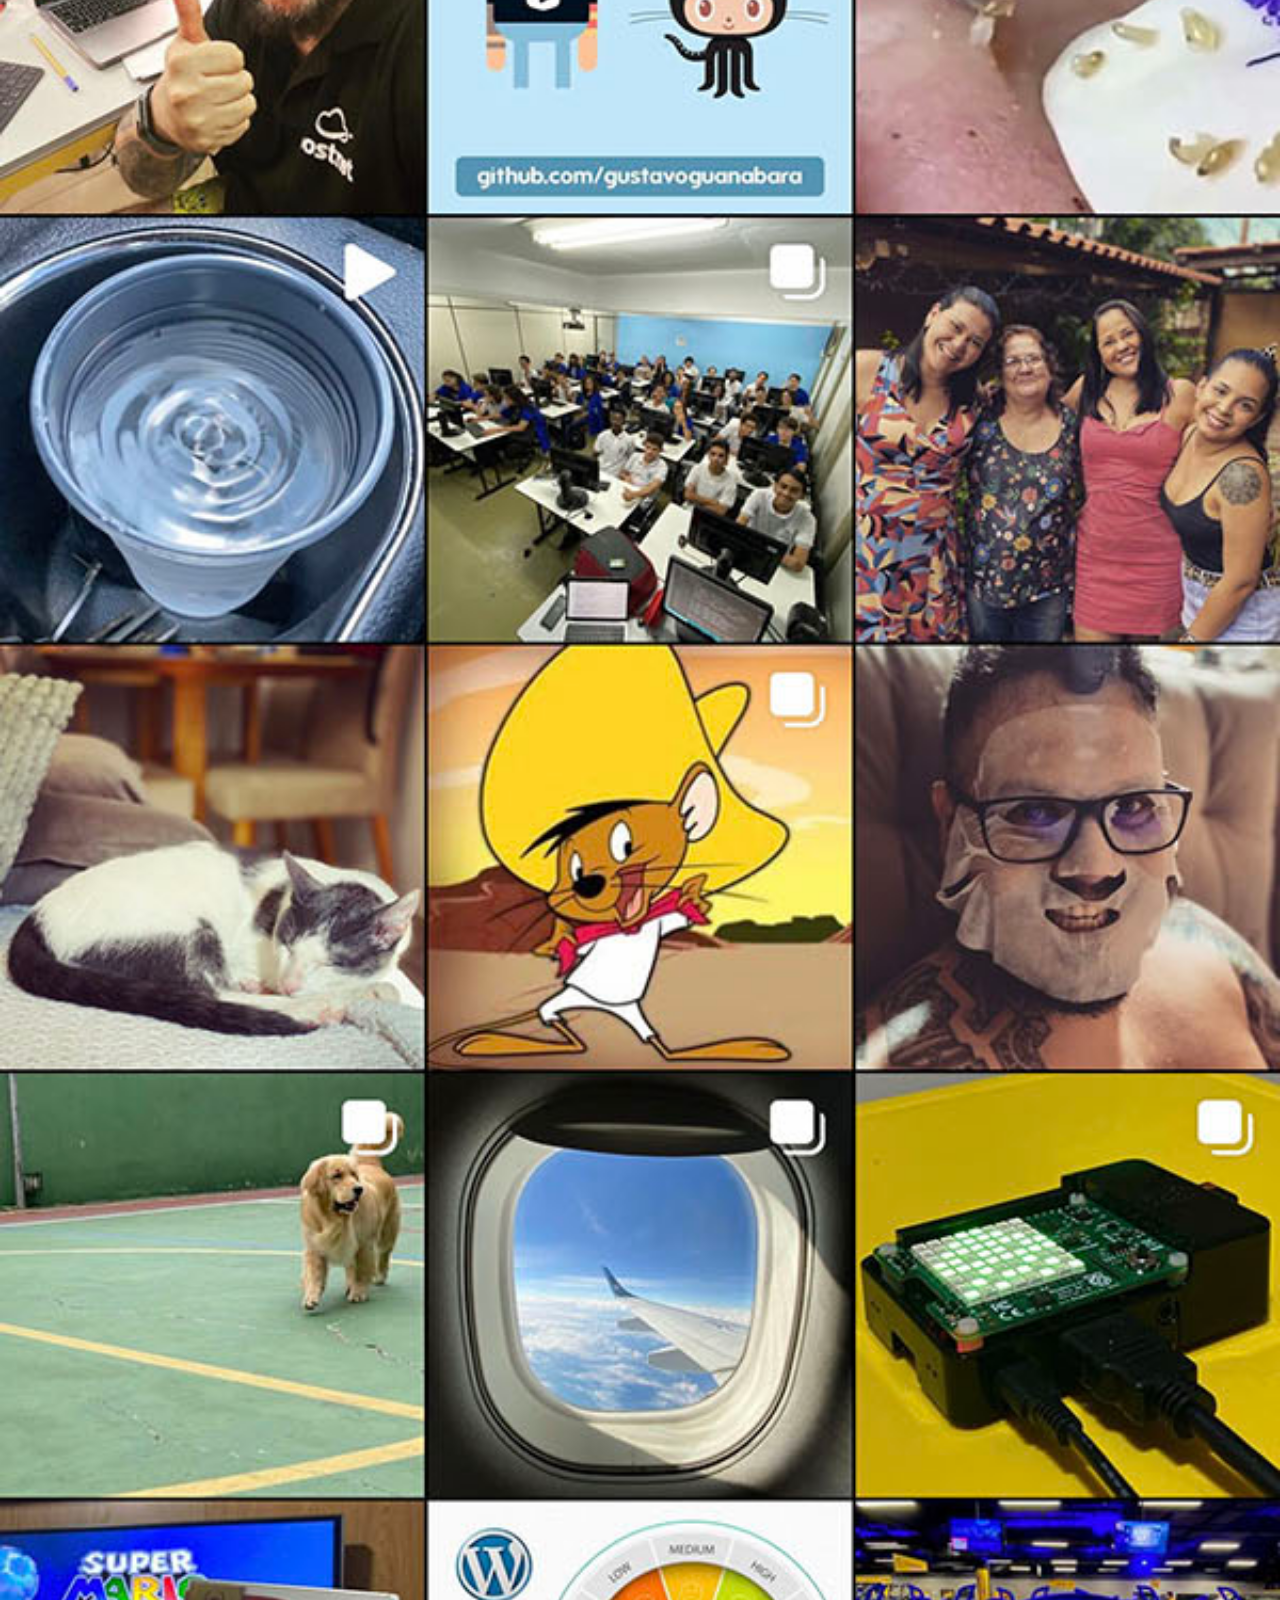
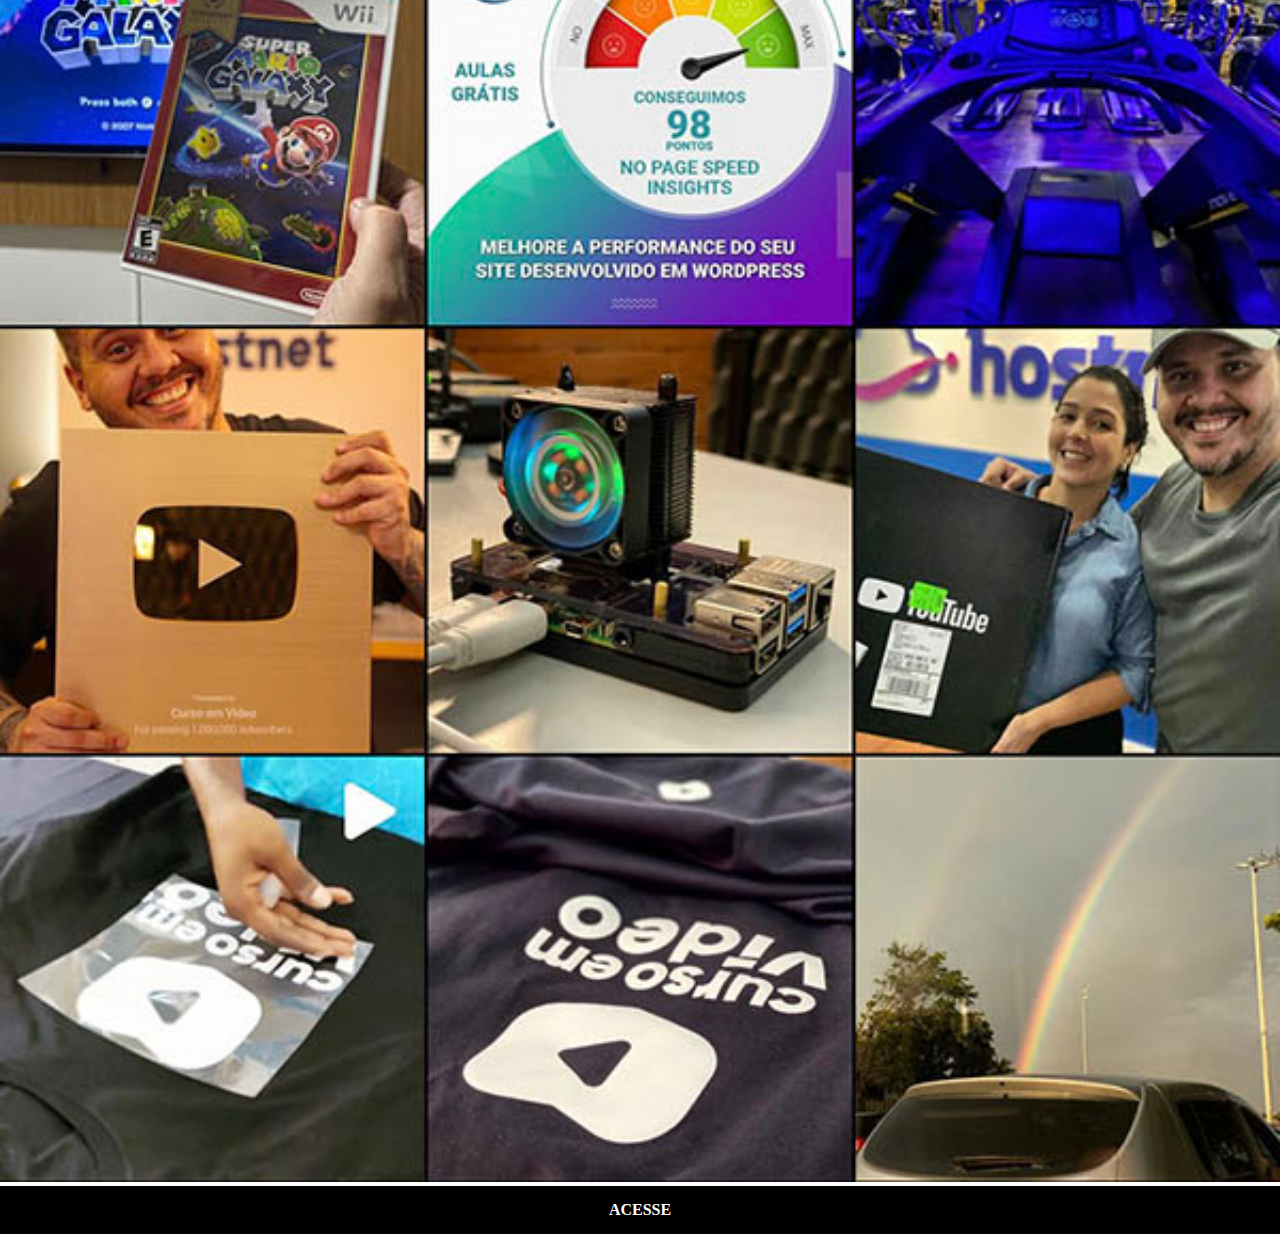
<file: instagram.html>
<!DOCTYPE html>
<html lang="en">
<head>
    <meta charset="UTF-8">
    <meta name="viewport" content="width=device-width, initial-scale=1.0">
    <title>Document</title>
    <link rel="stylesheet" href="estilos/redes.css">
</head>
<body>
    <img src="imagens/tela-instagram.jpg" alt="Instagram">
    <a href="https://www.instagram.com/gustavoguanabara/" target="_blank">ACESSE</a>
</body>
</html>
</file>
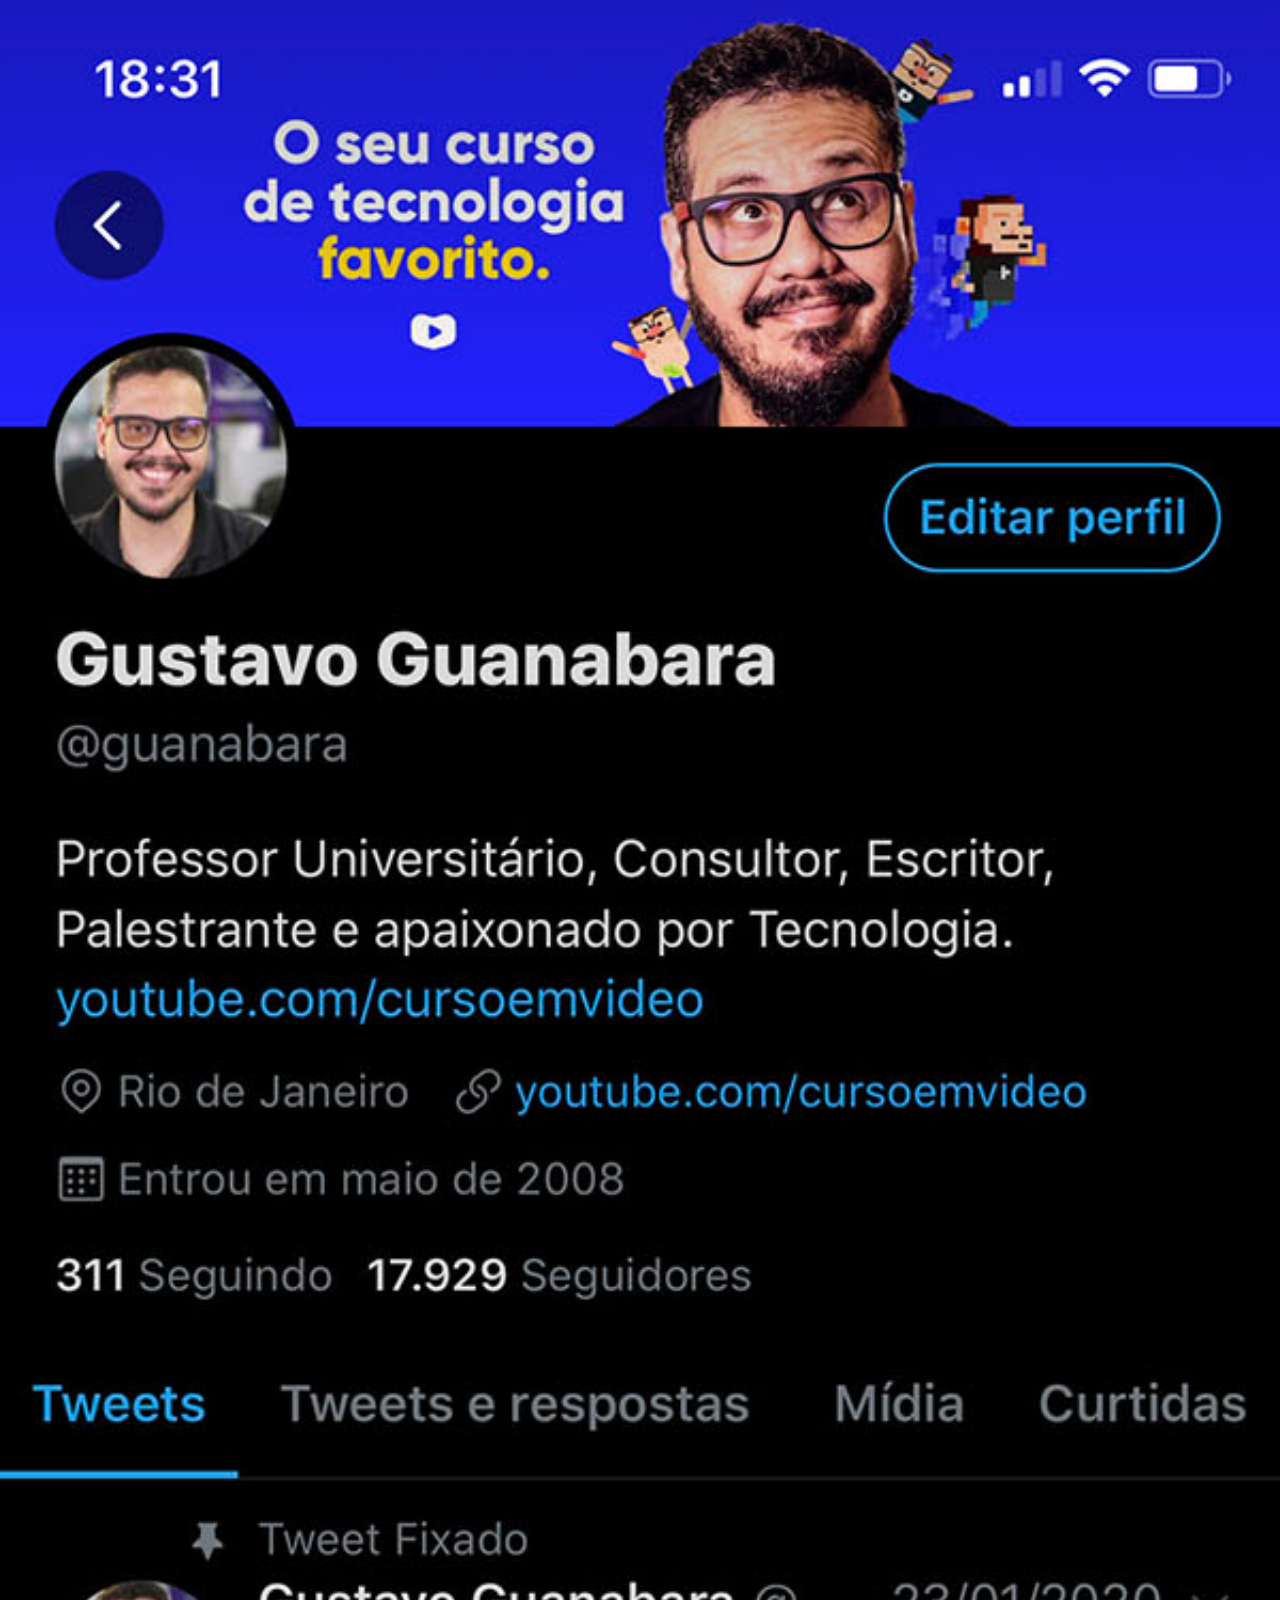
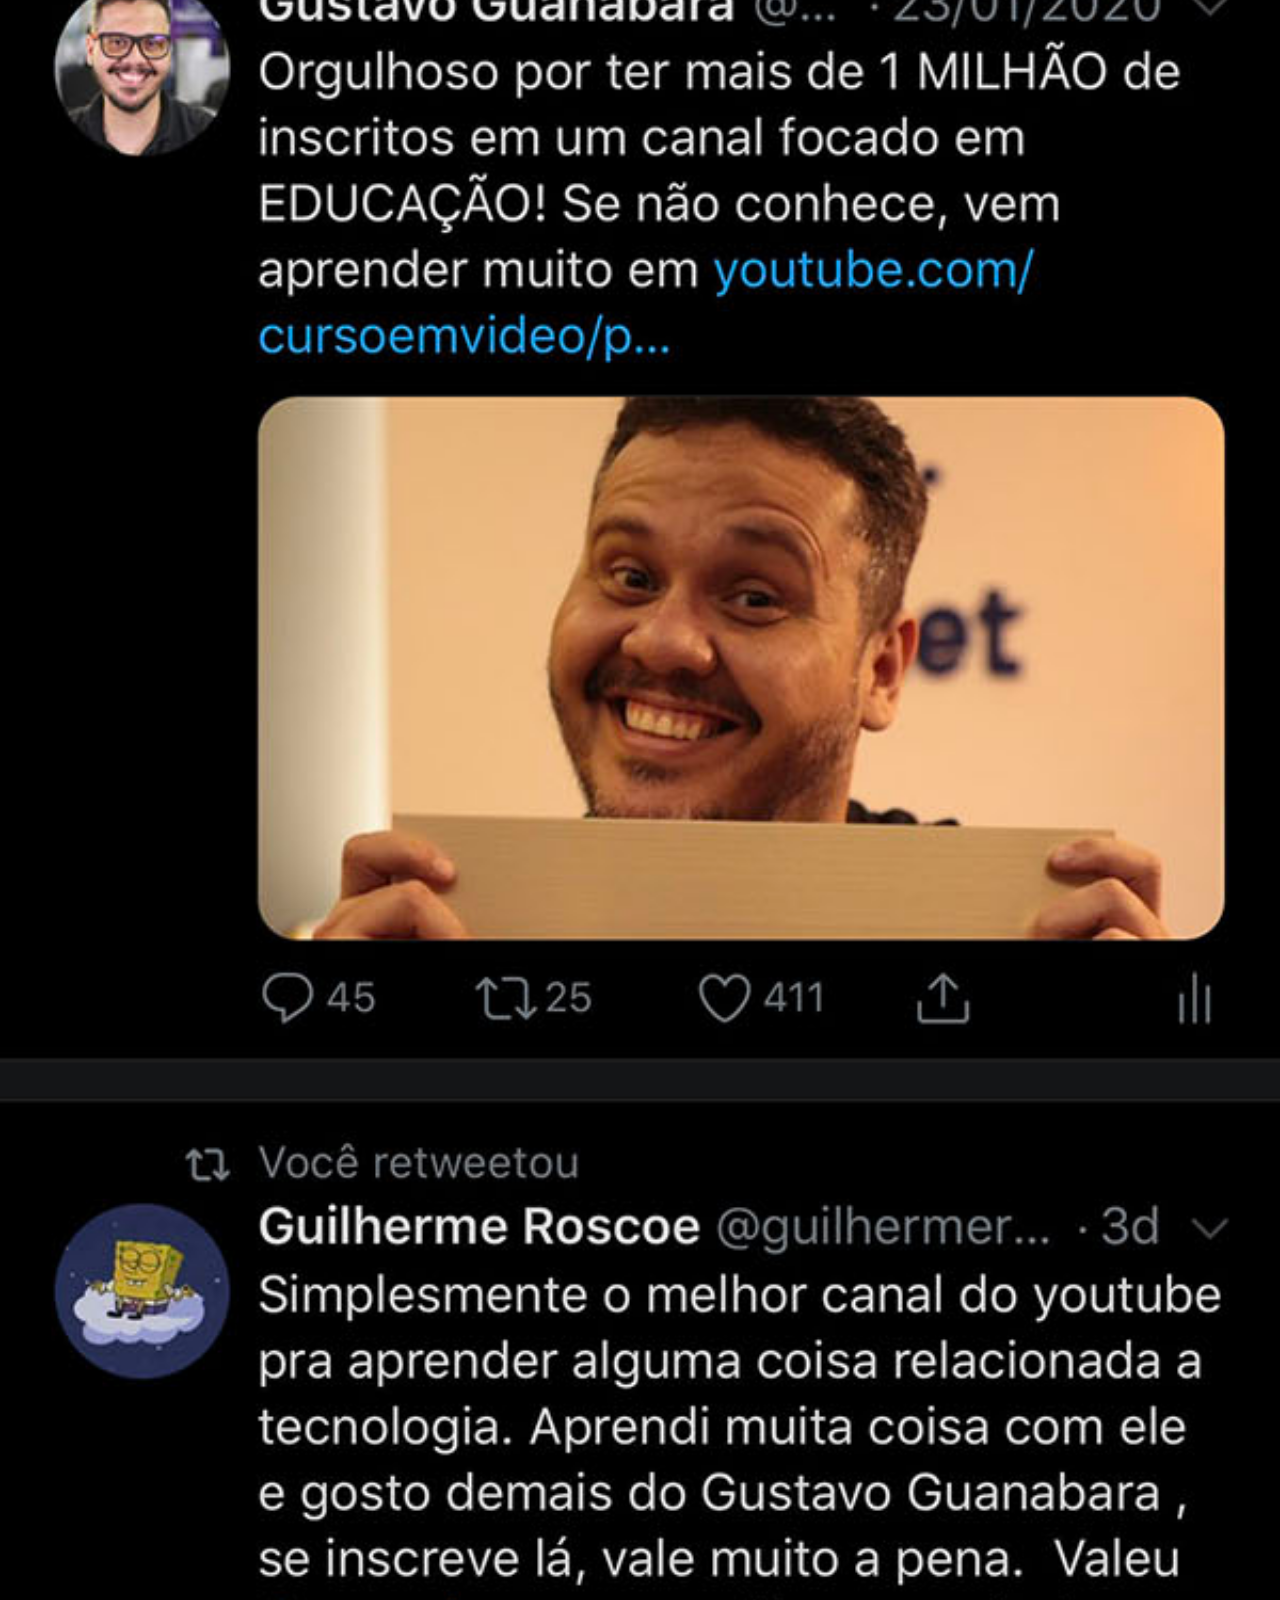
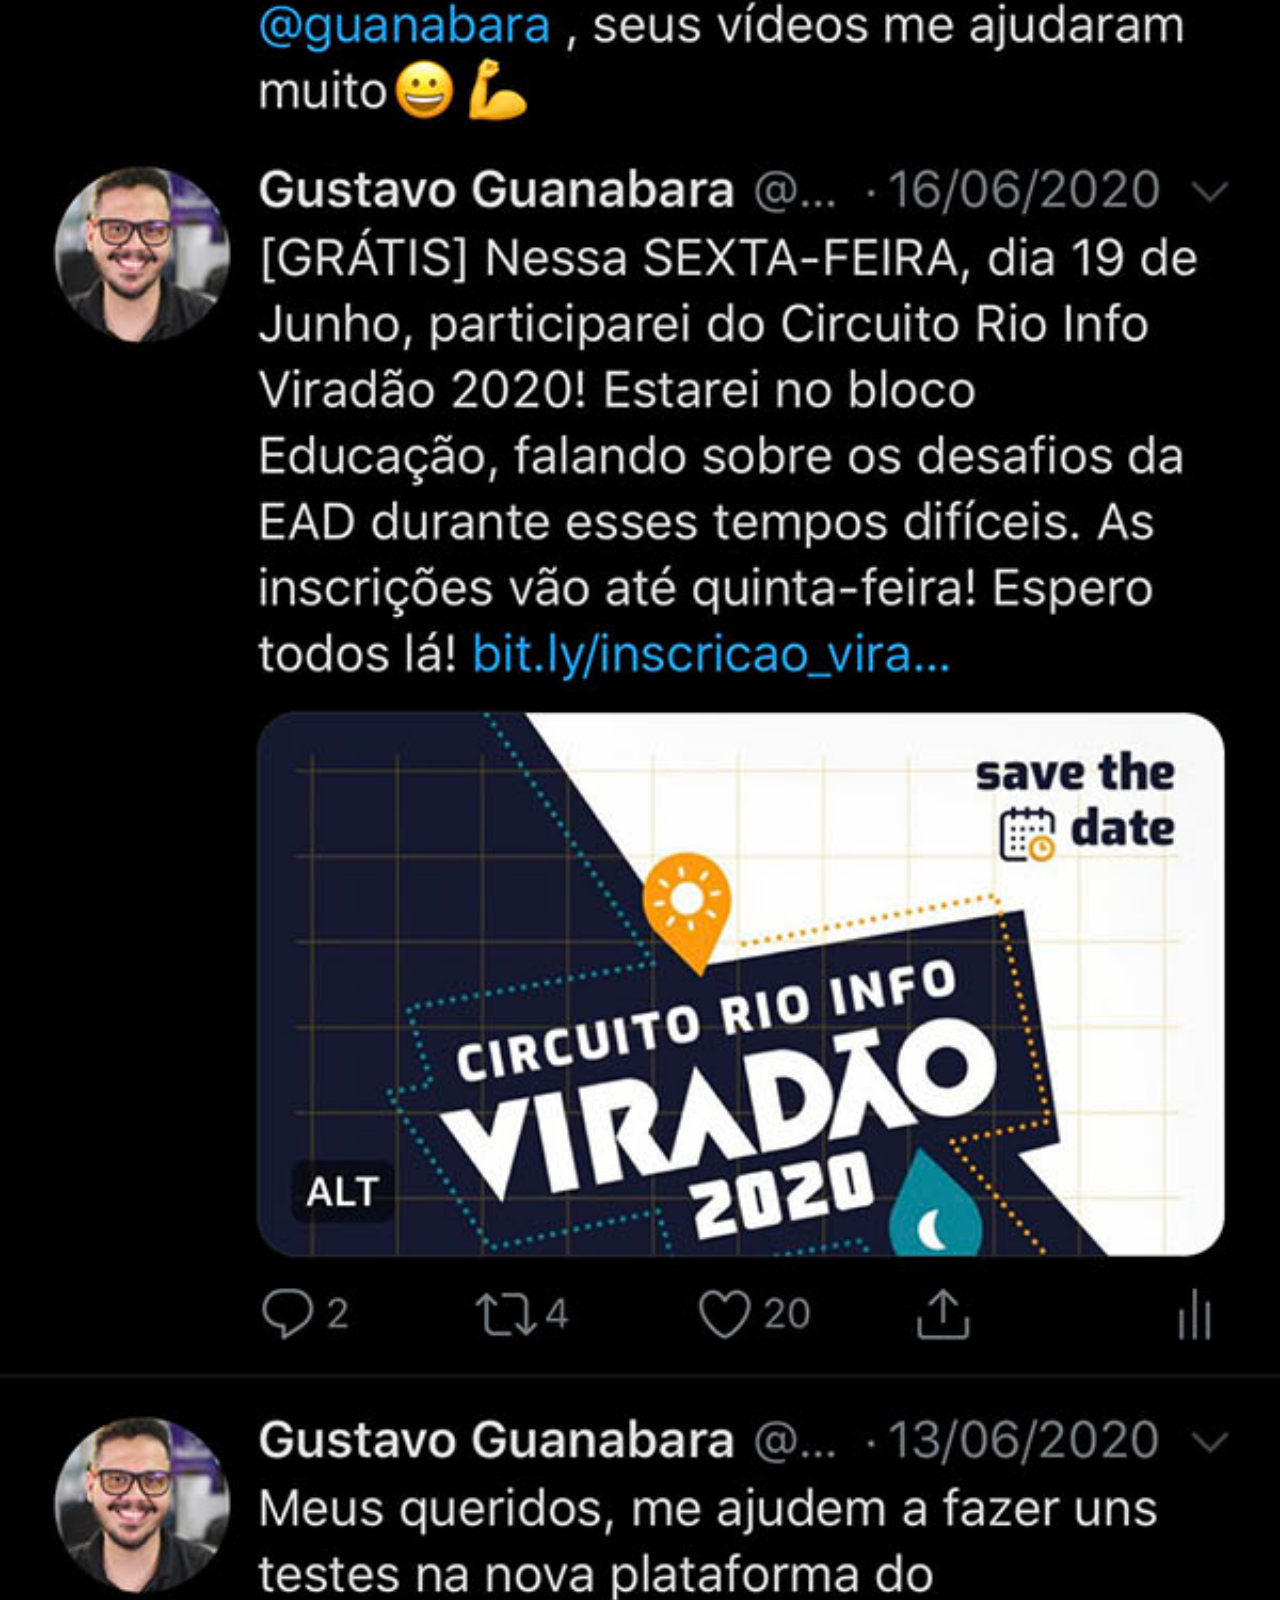
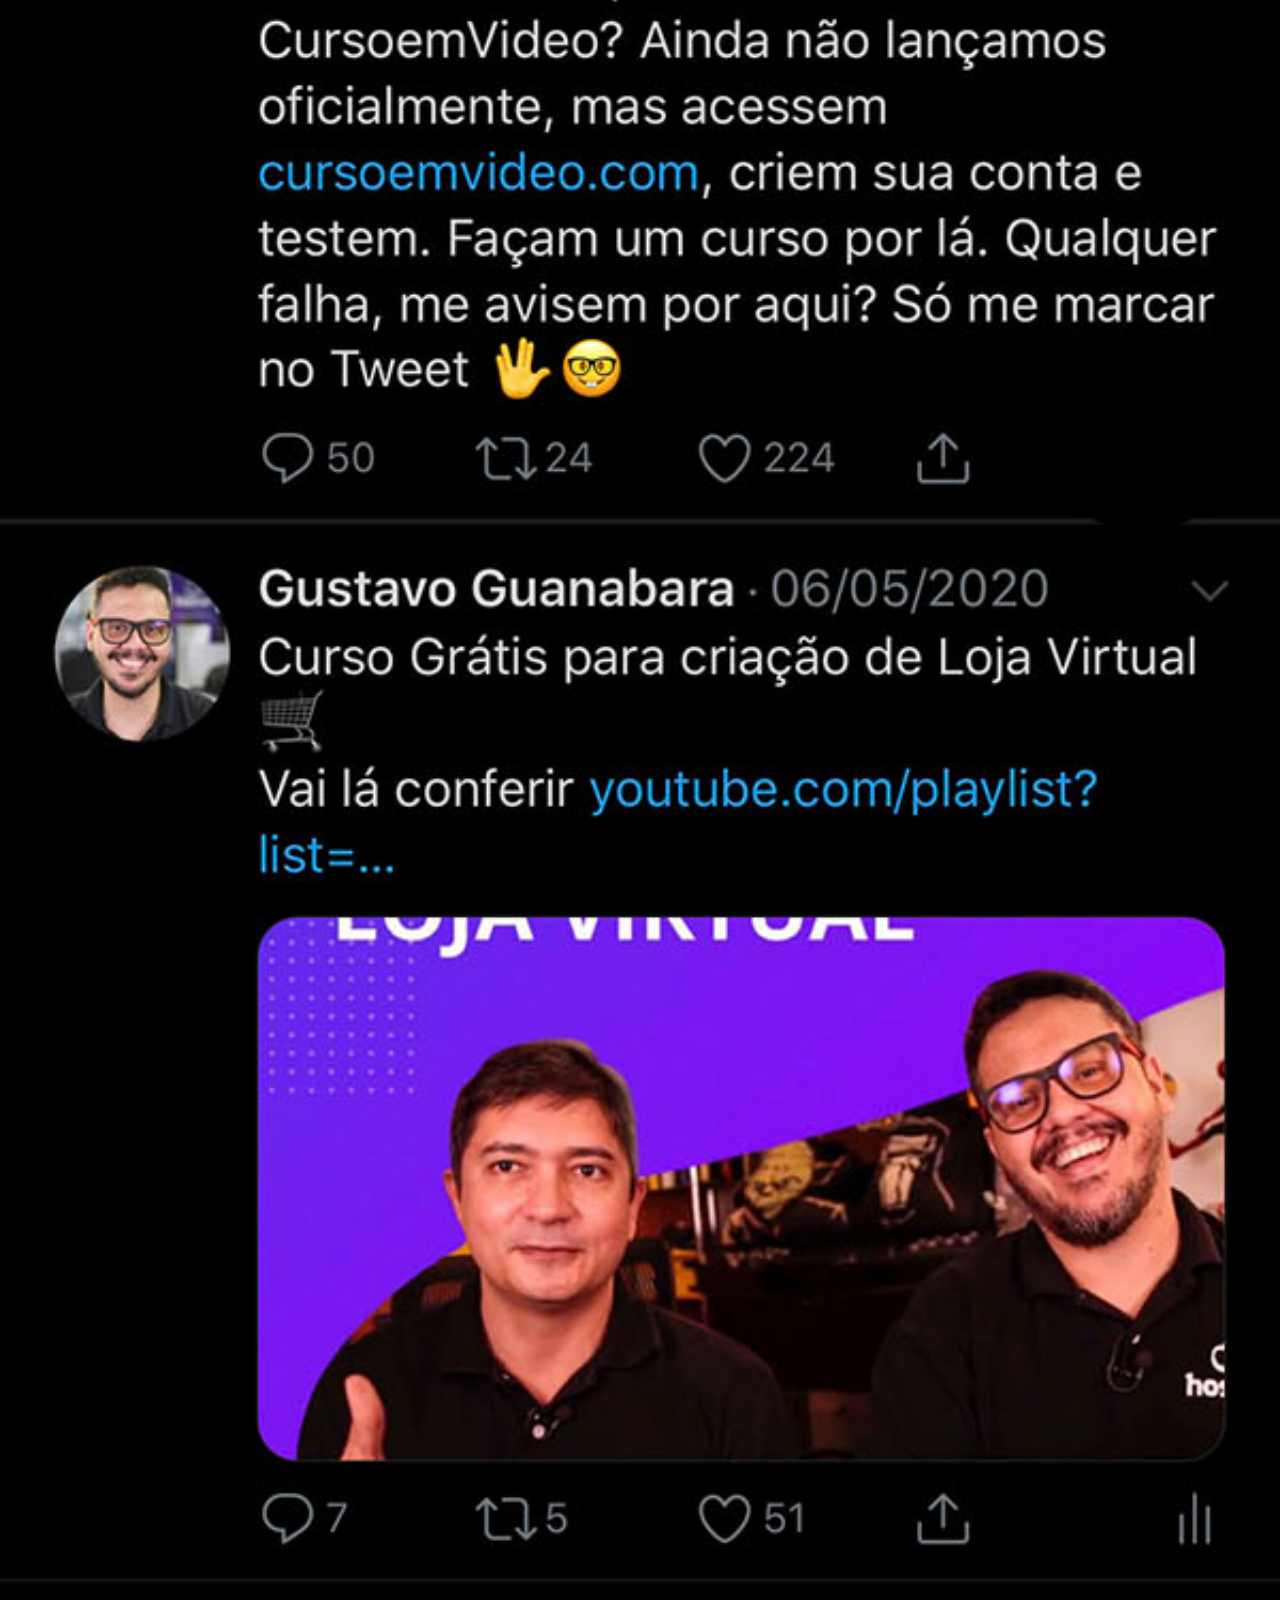
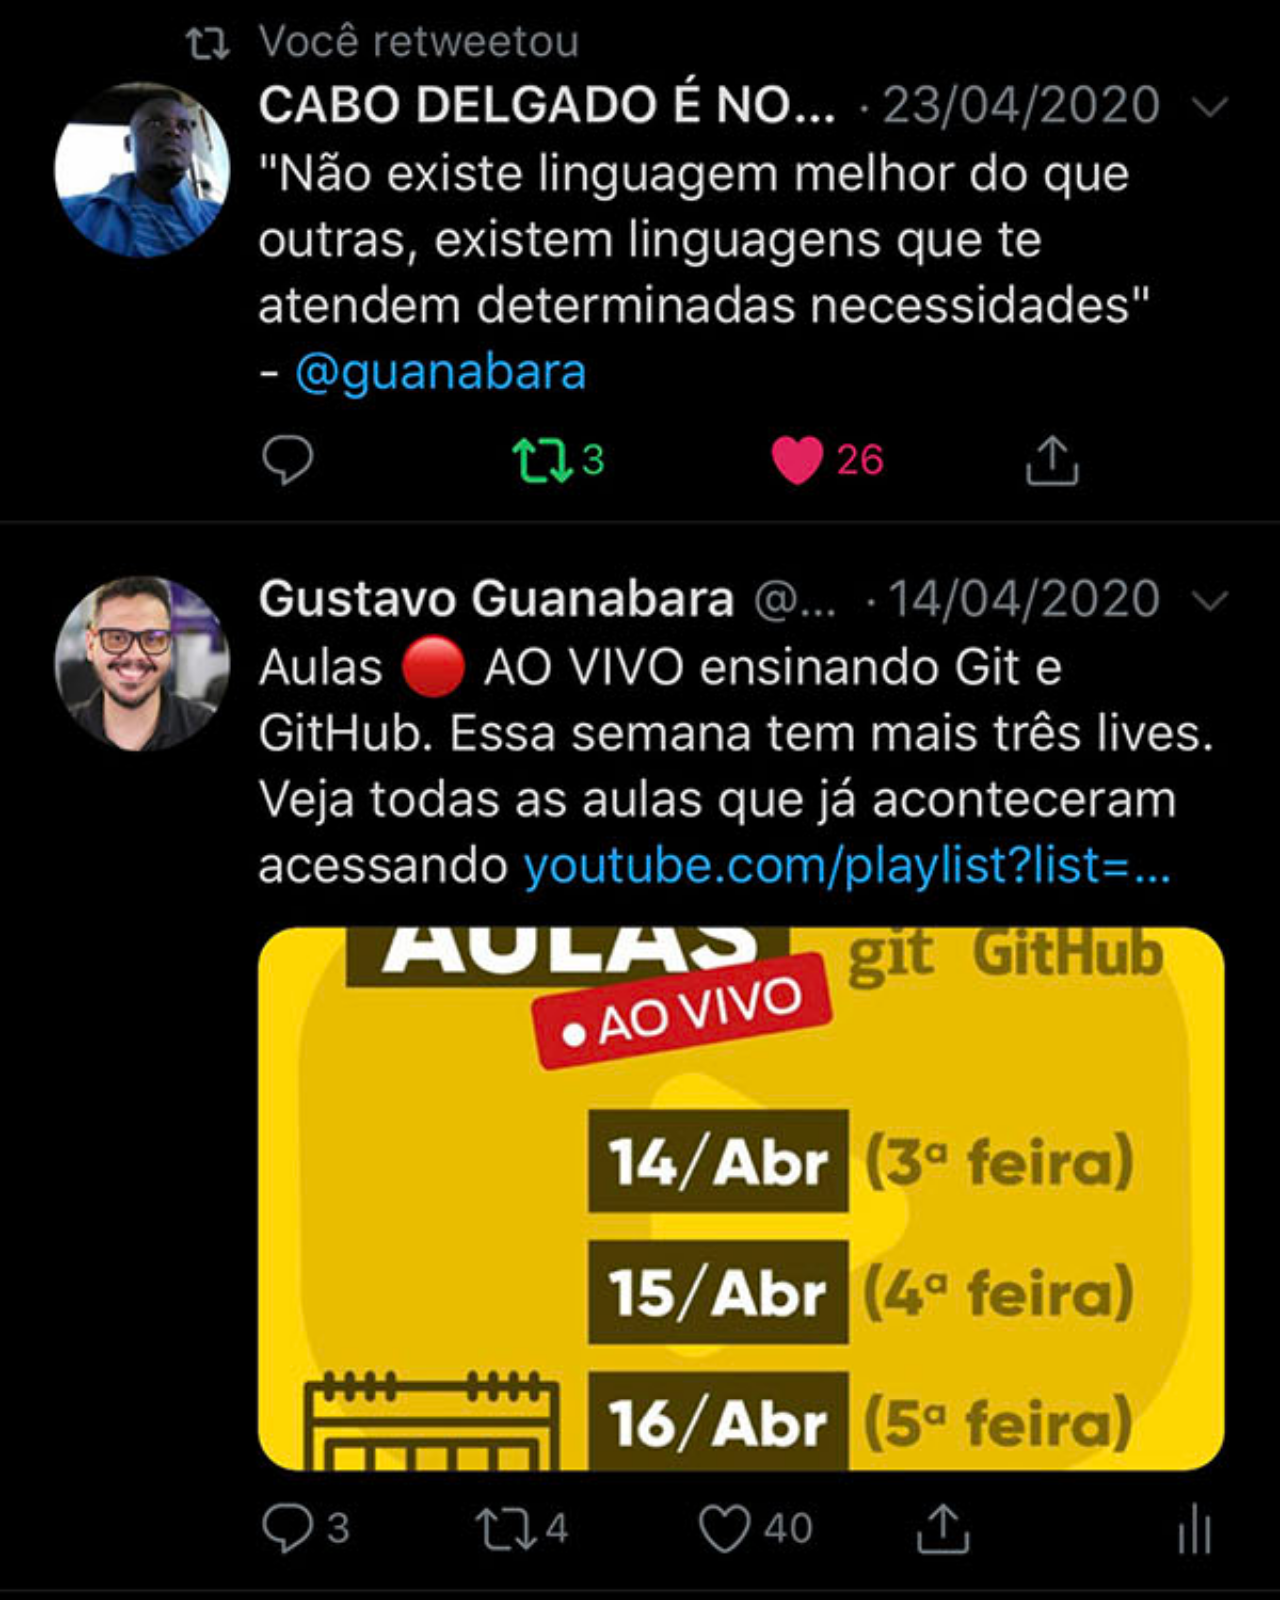
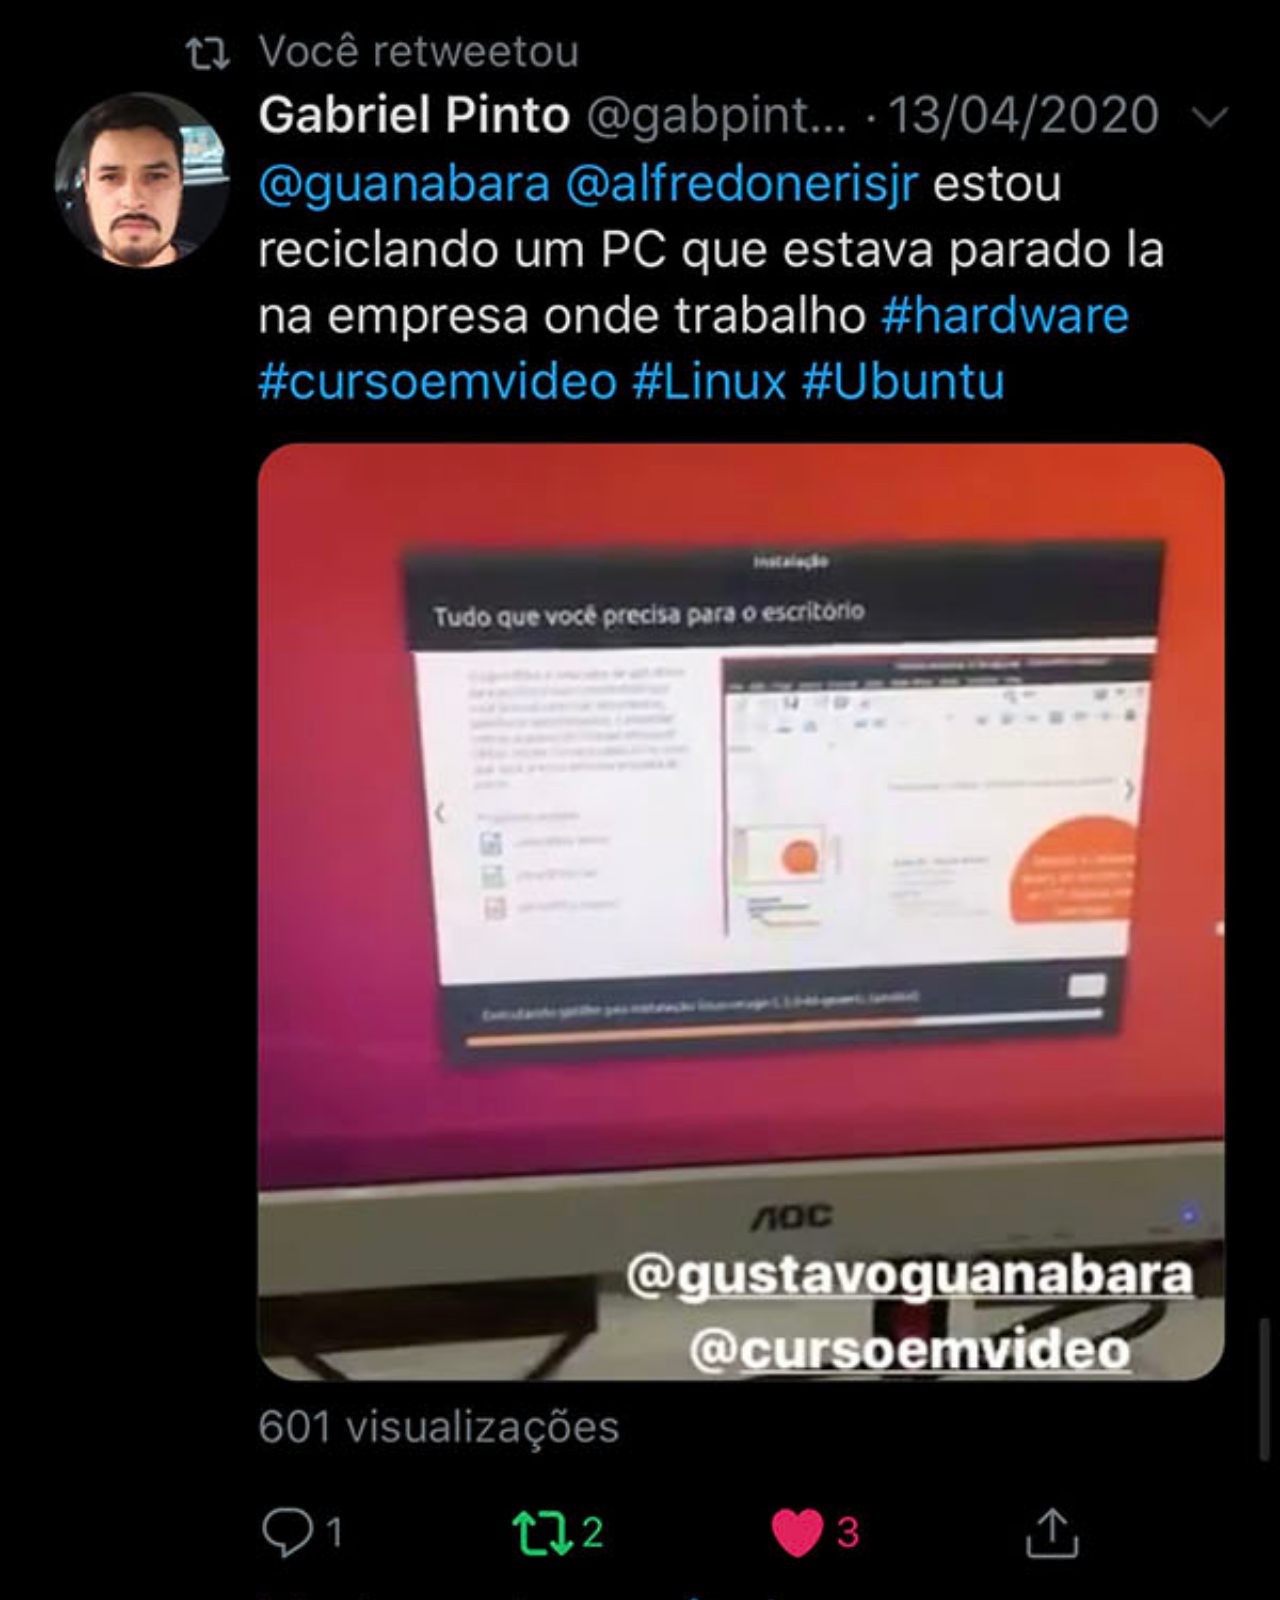
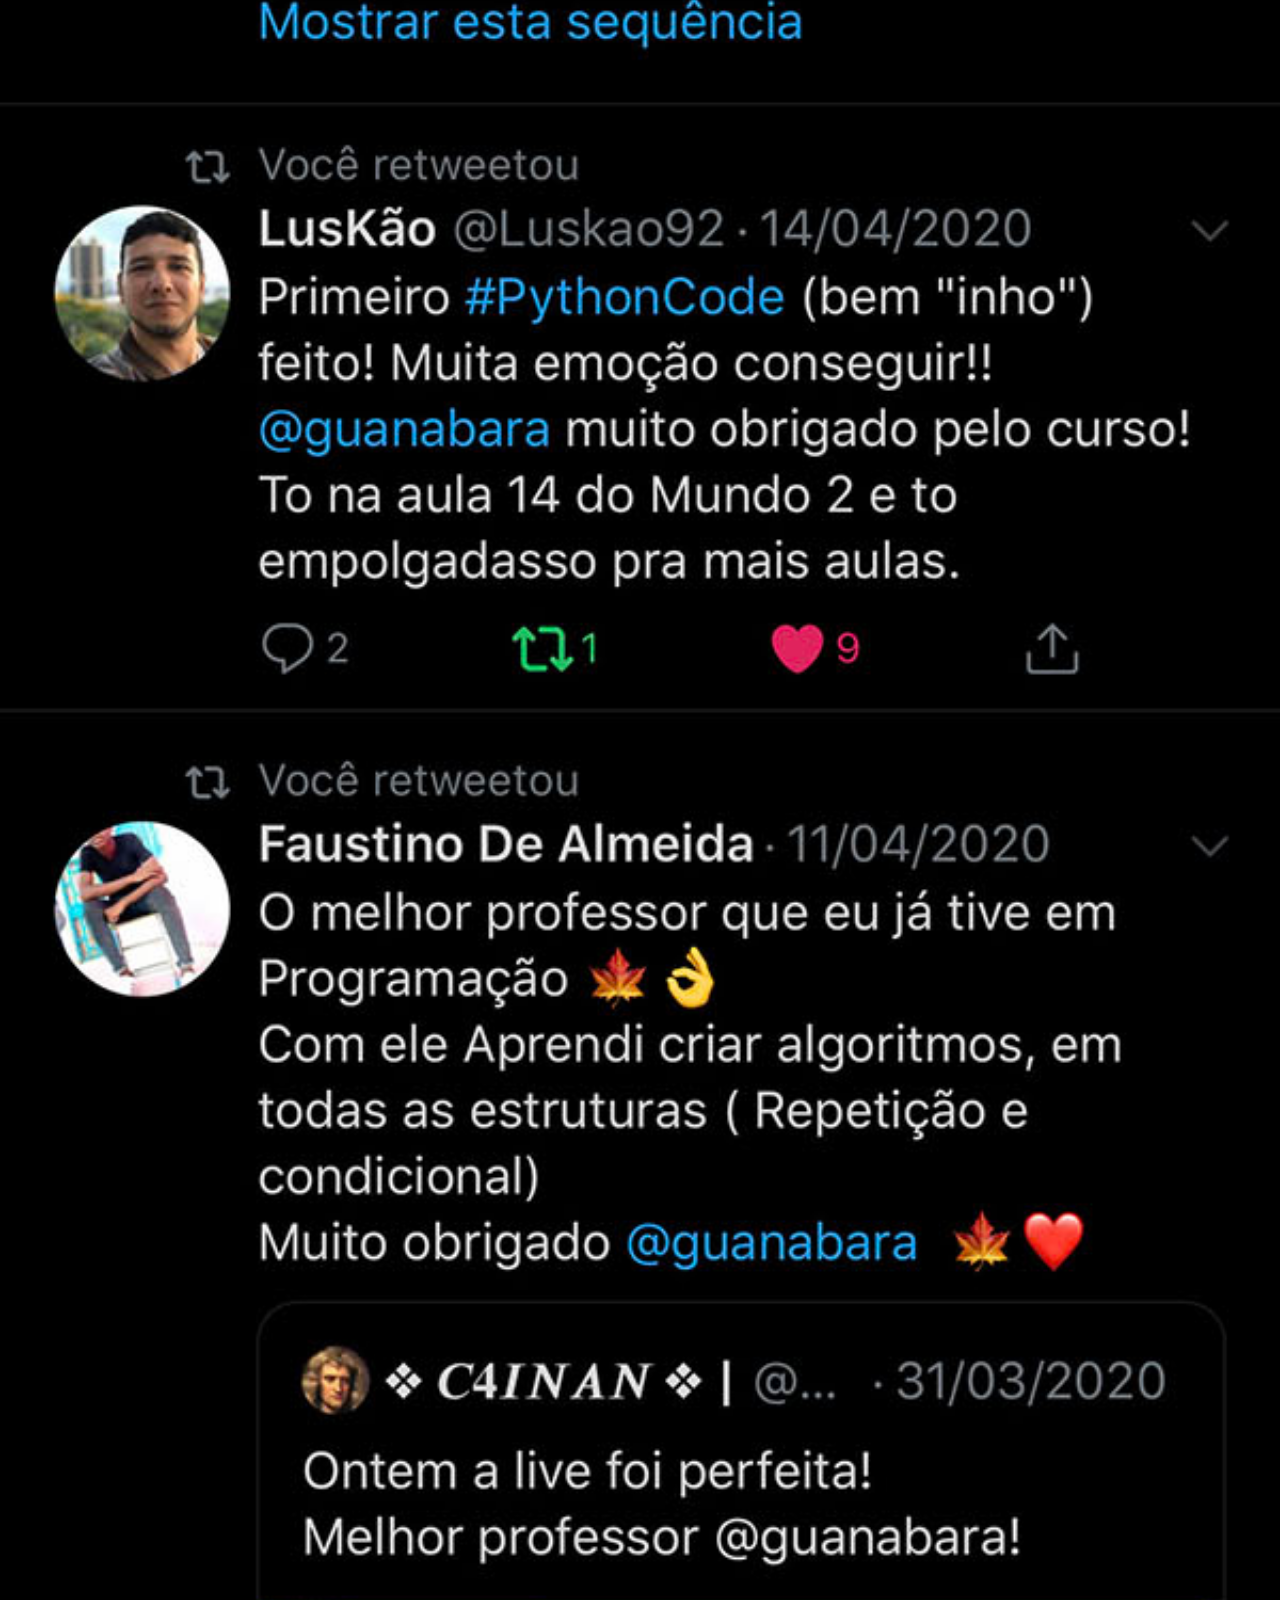
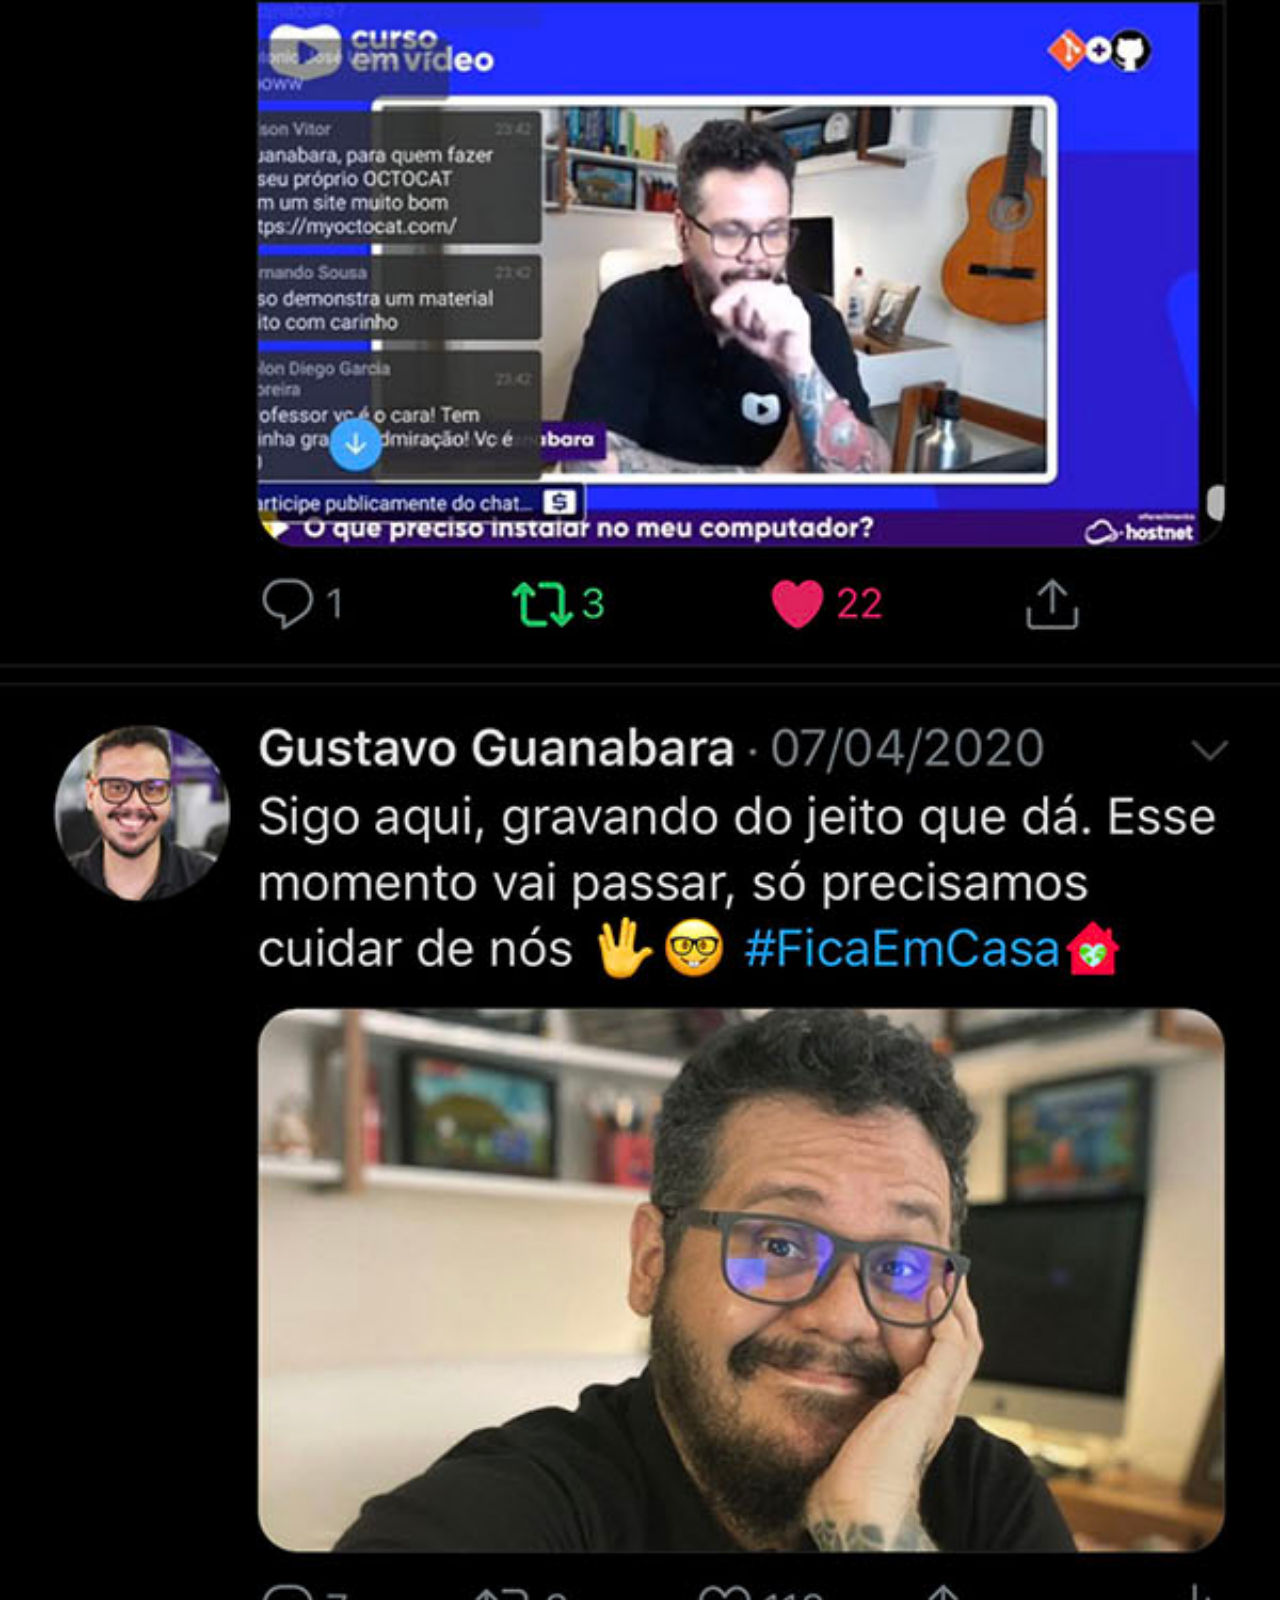
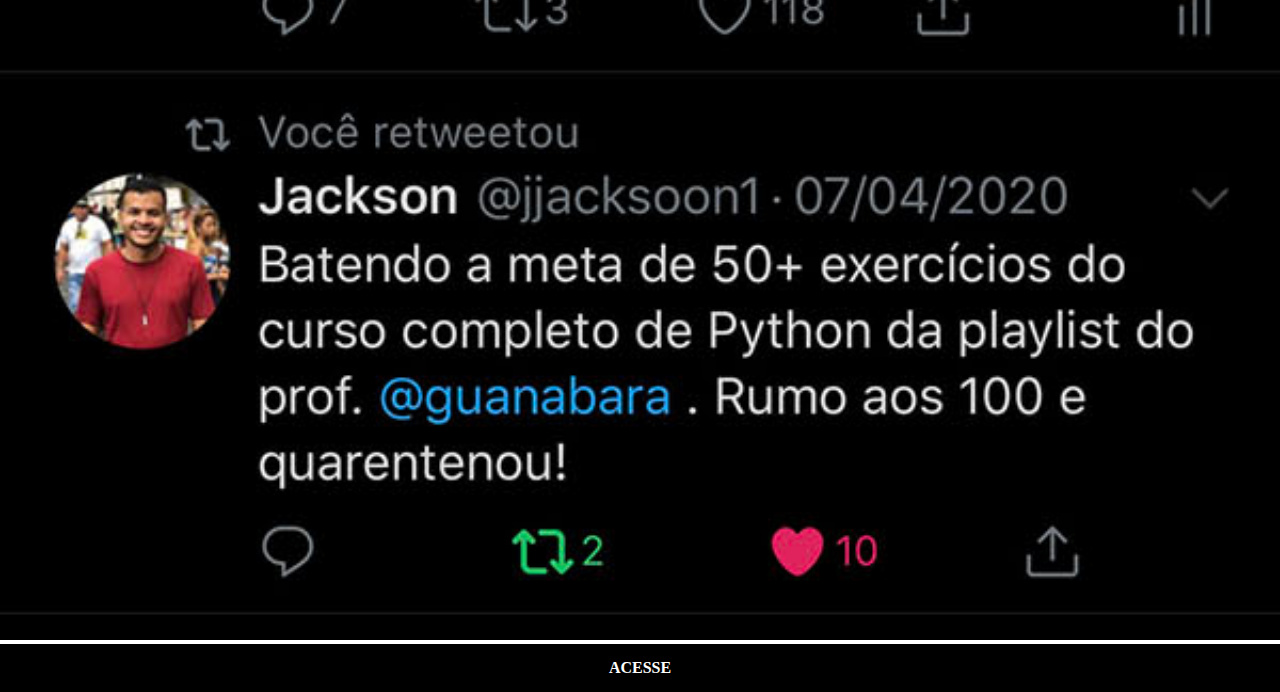
<file: twitter.html>
<!DOCTYPE html>
<html lang="en">
<head>
    <meta charset="UTF-8">
    <meta name="viewport" content="width=device-width, initial-scale=1.0">
    <title>Document</title>
    <link rel="stylesheet" href="estilos/redes.css">
</head>
<body>
    <img src="imagens/tela-twitter.jpg" alt="Twitter">
    <a href="https://x.com/guanabara" target="_blank">ACESSE</a>
</body>
</html>
</file>
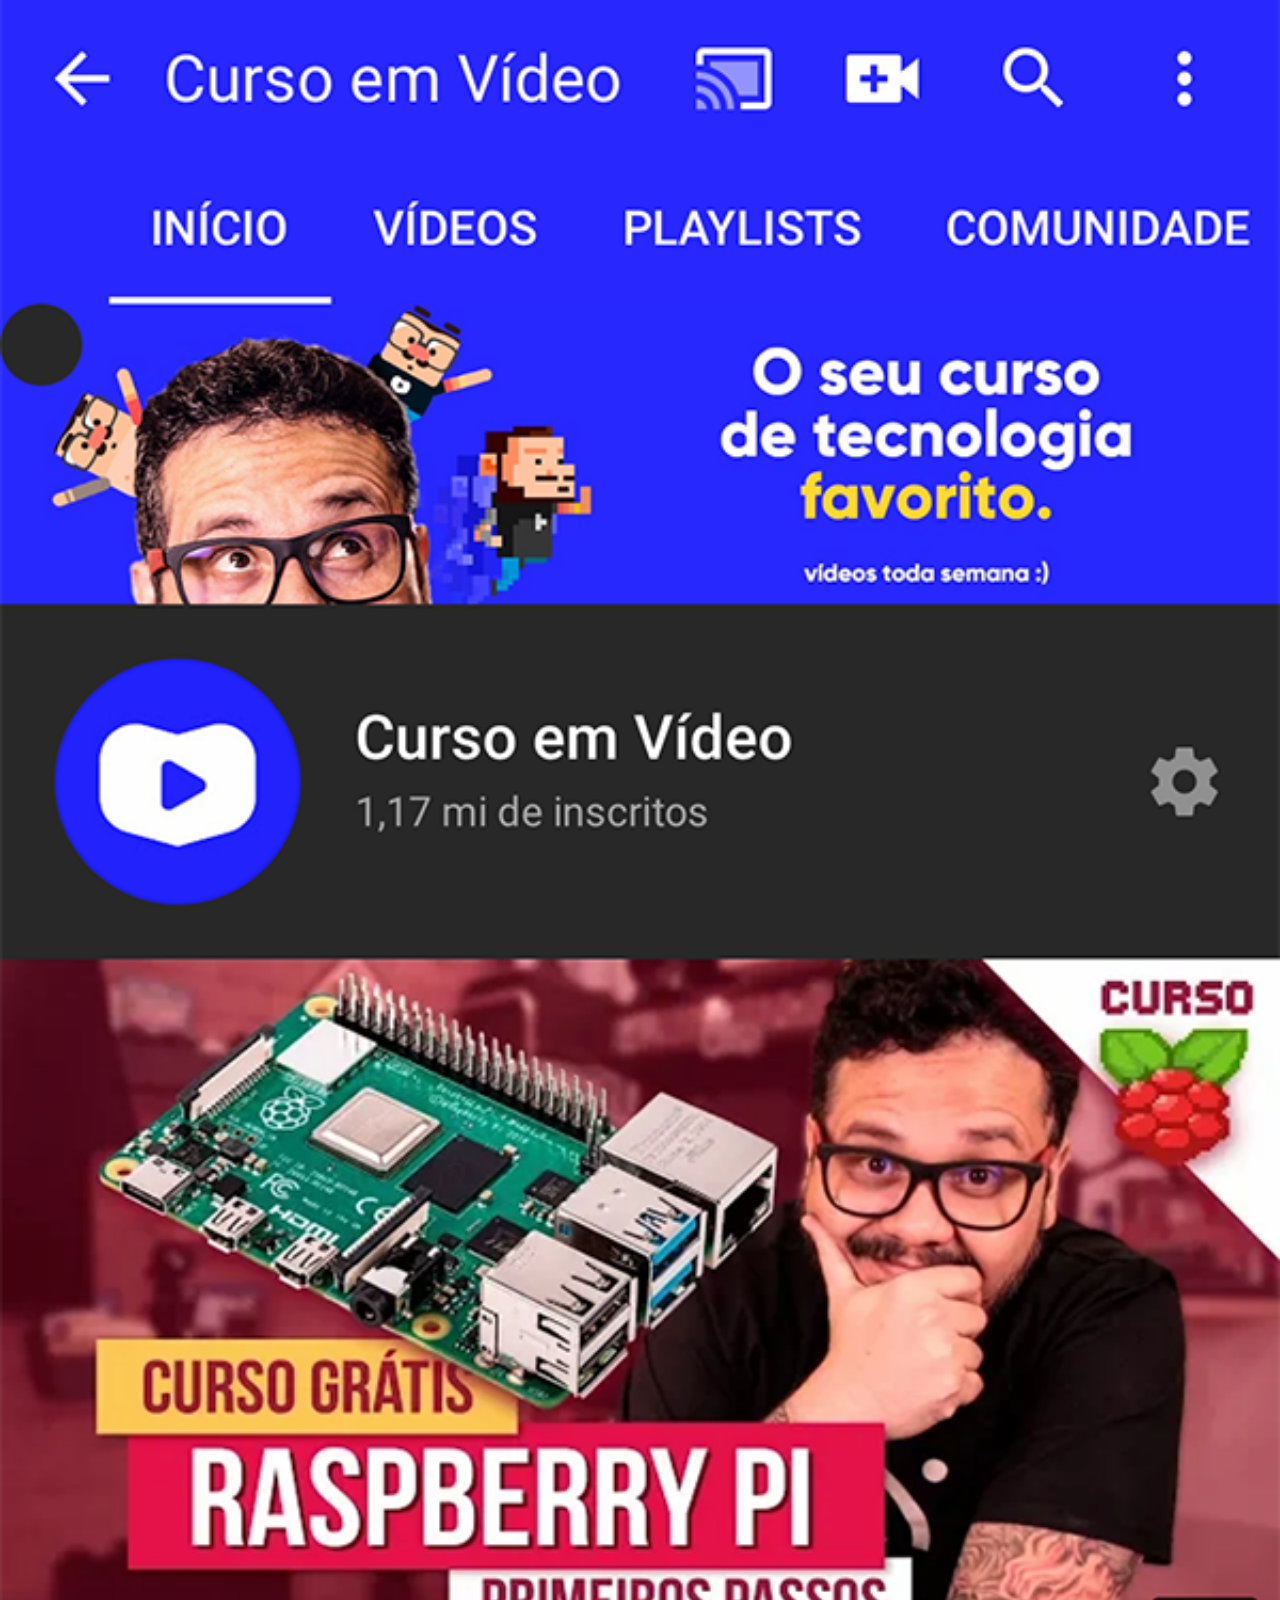
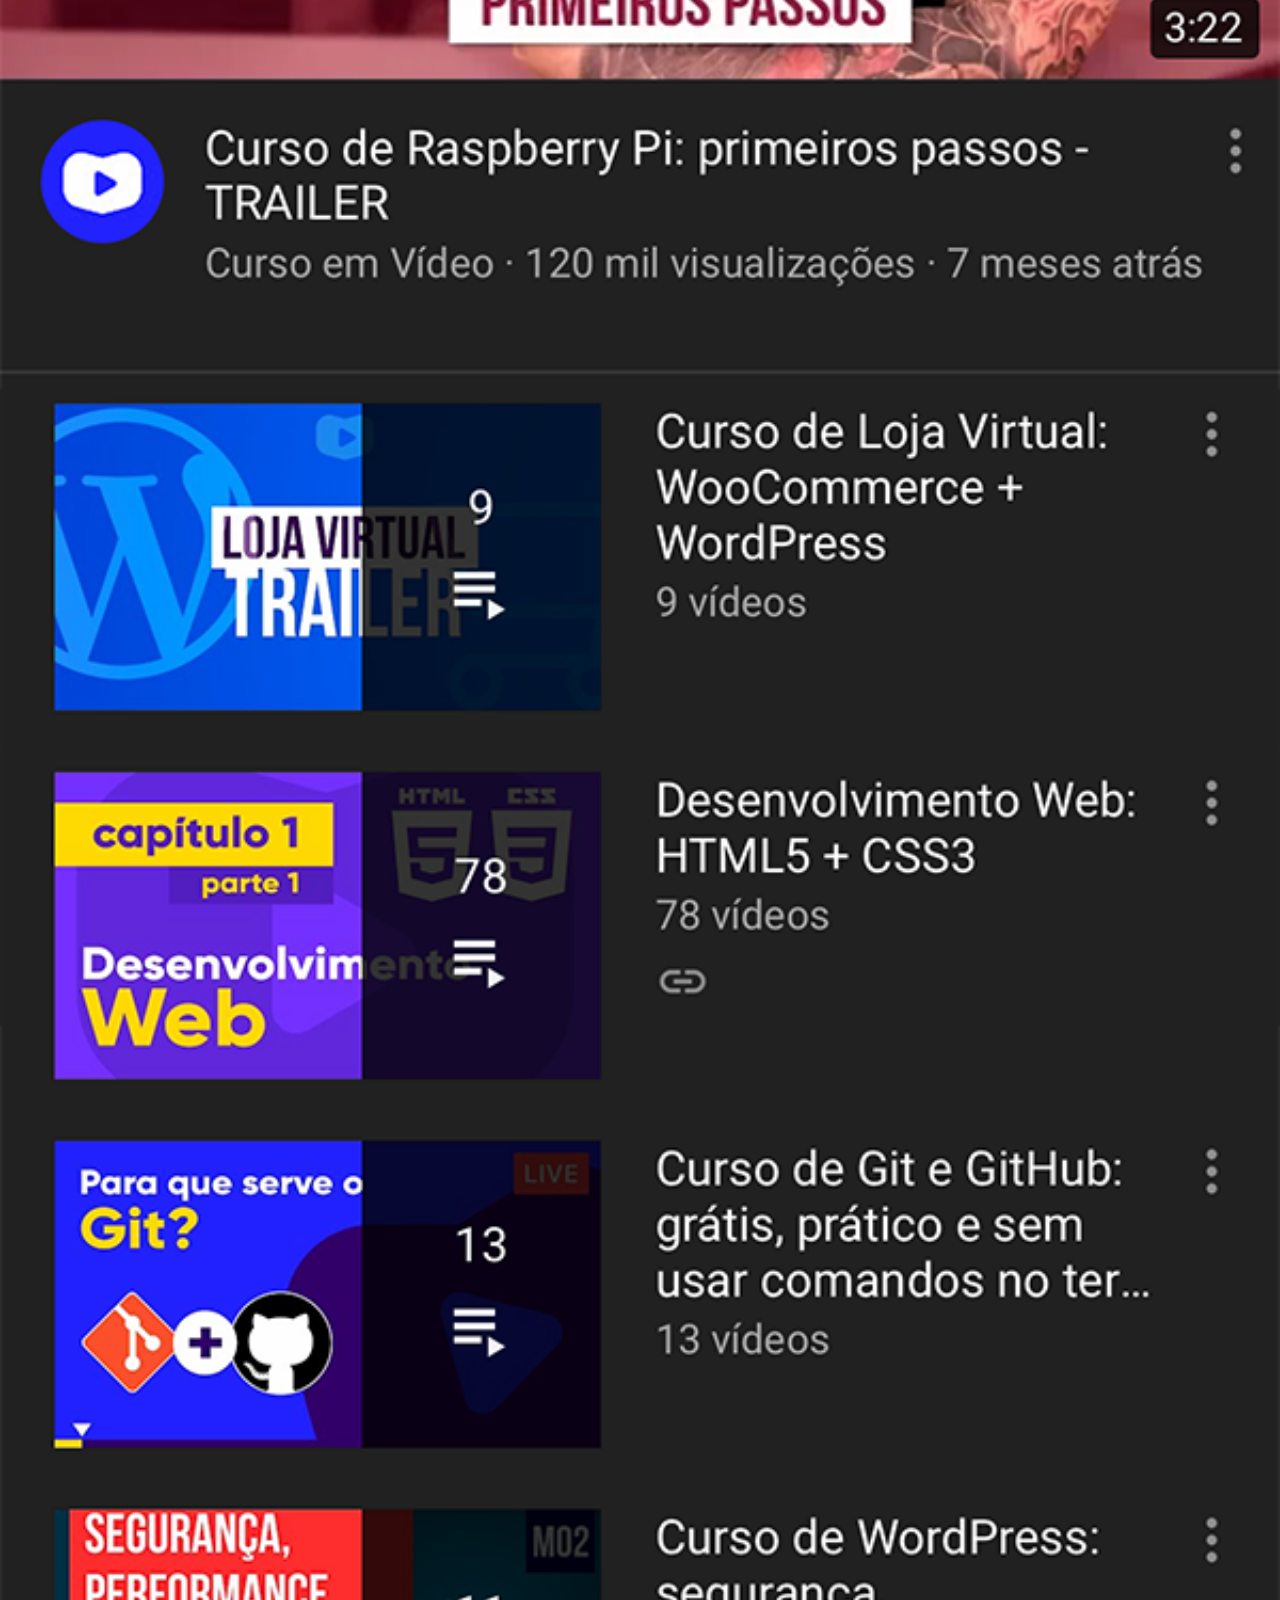
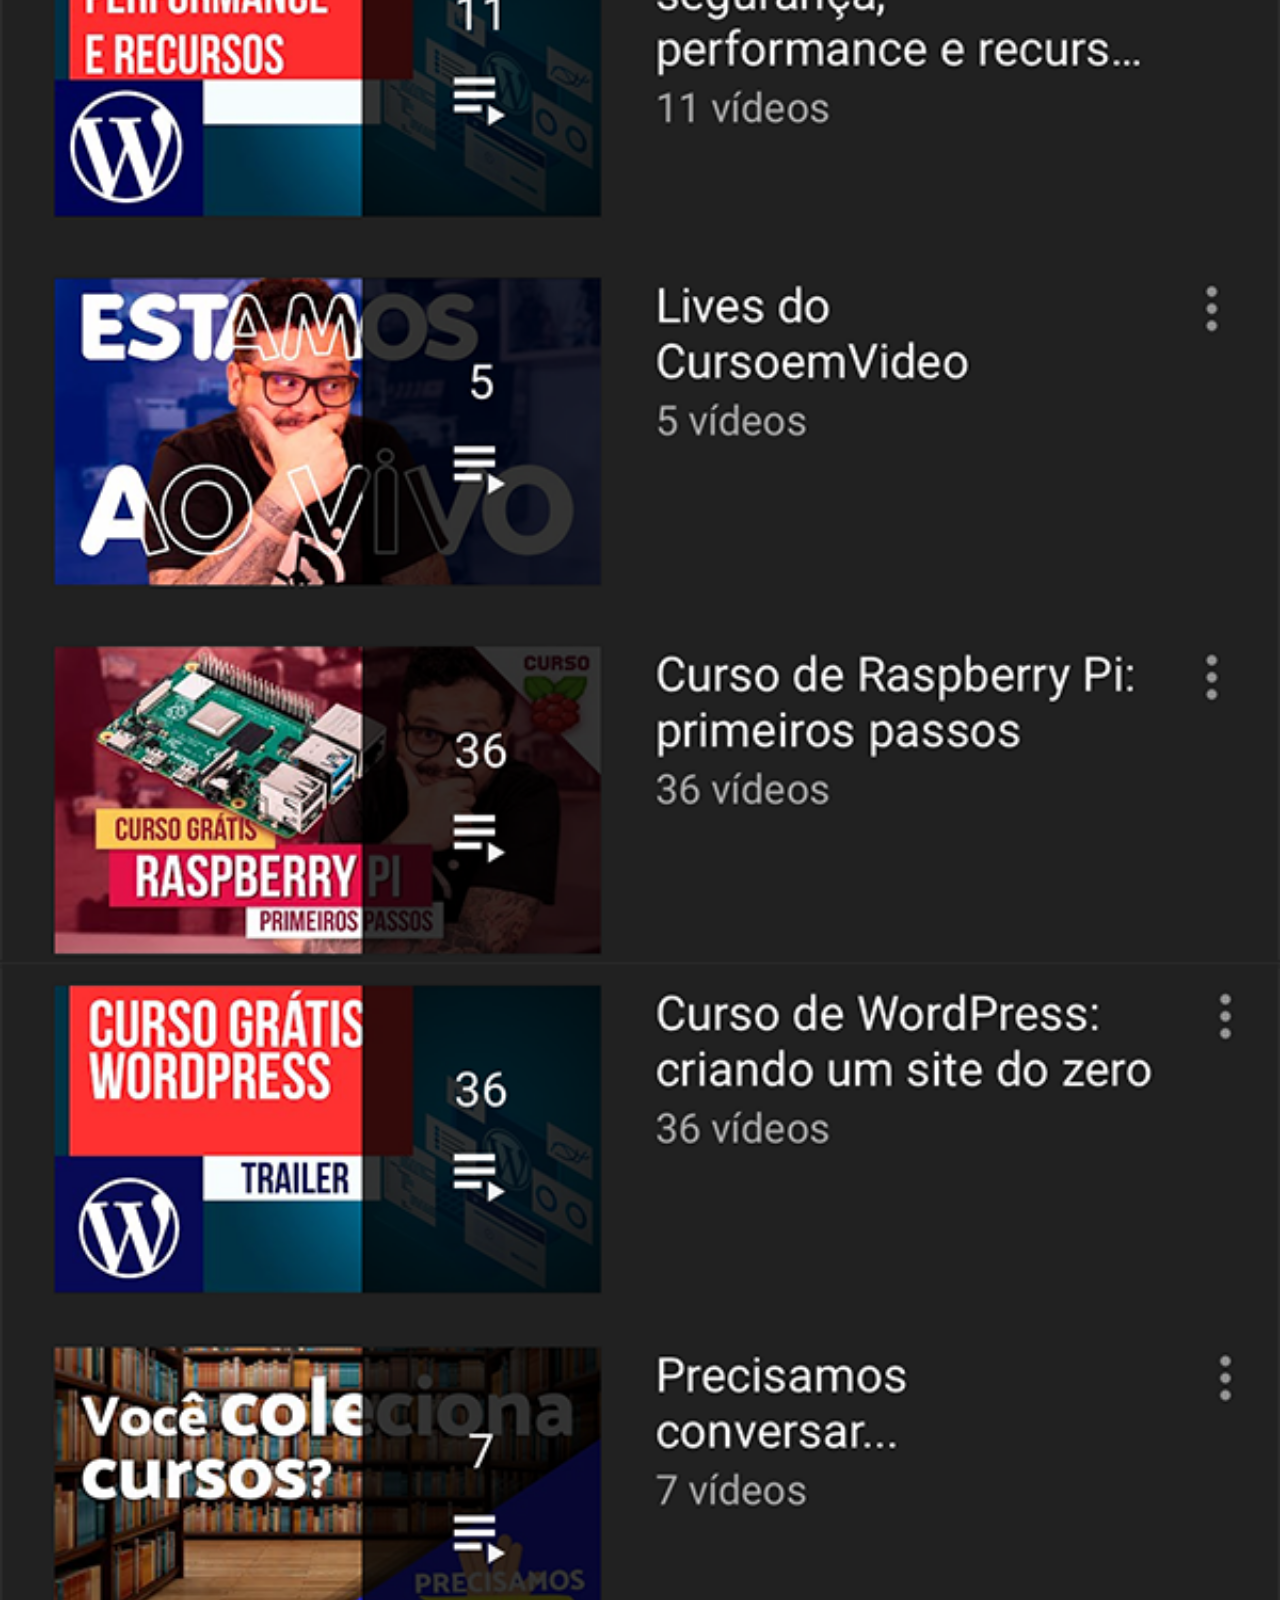
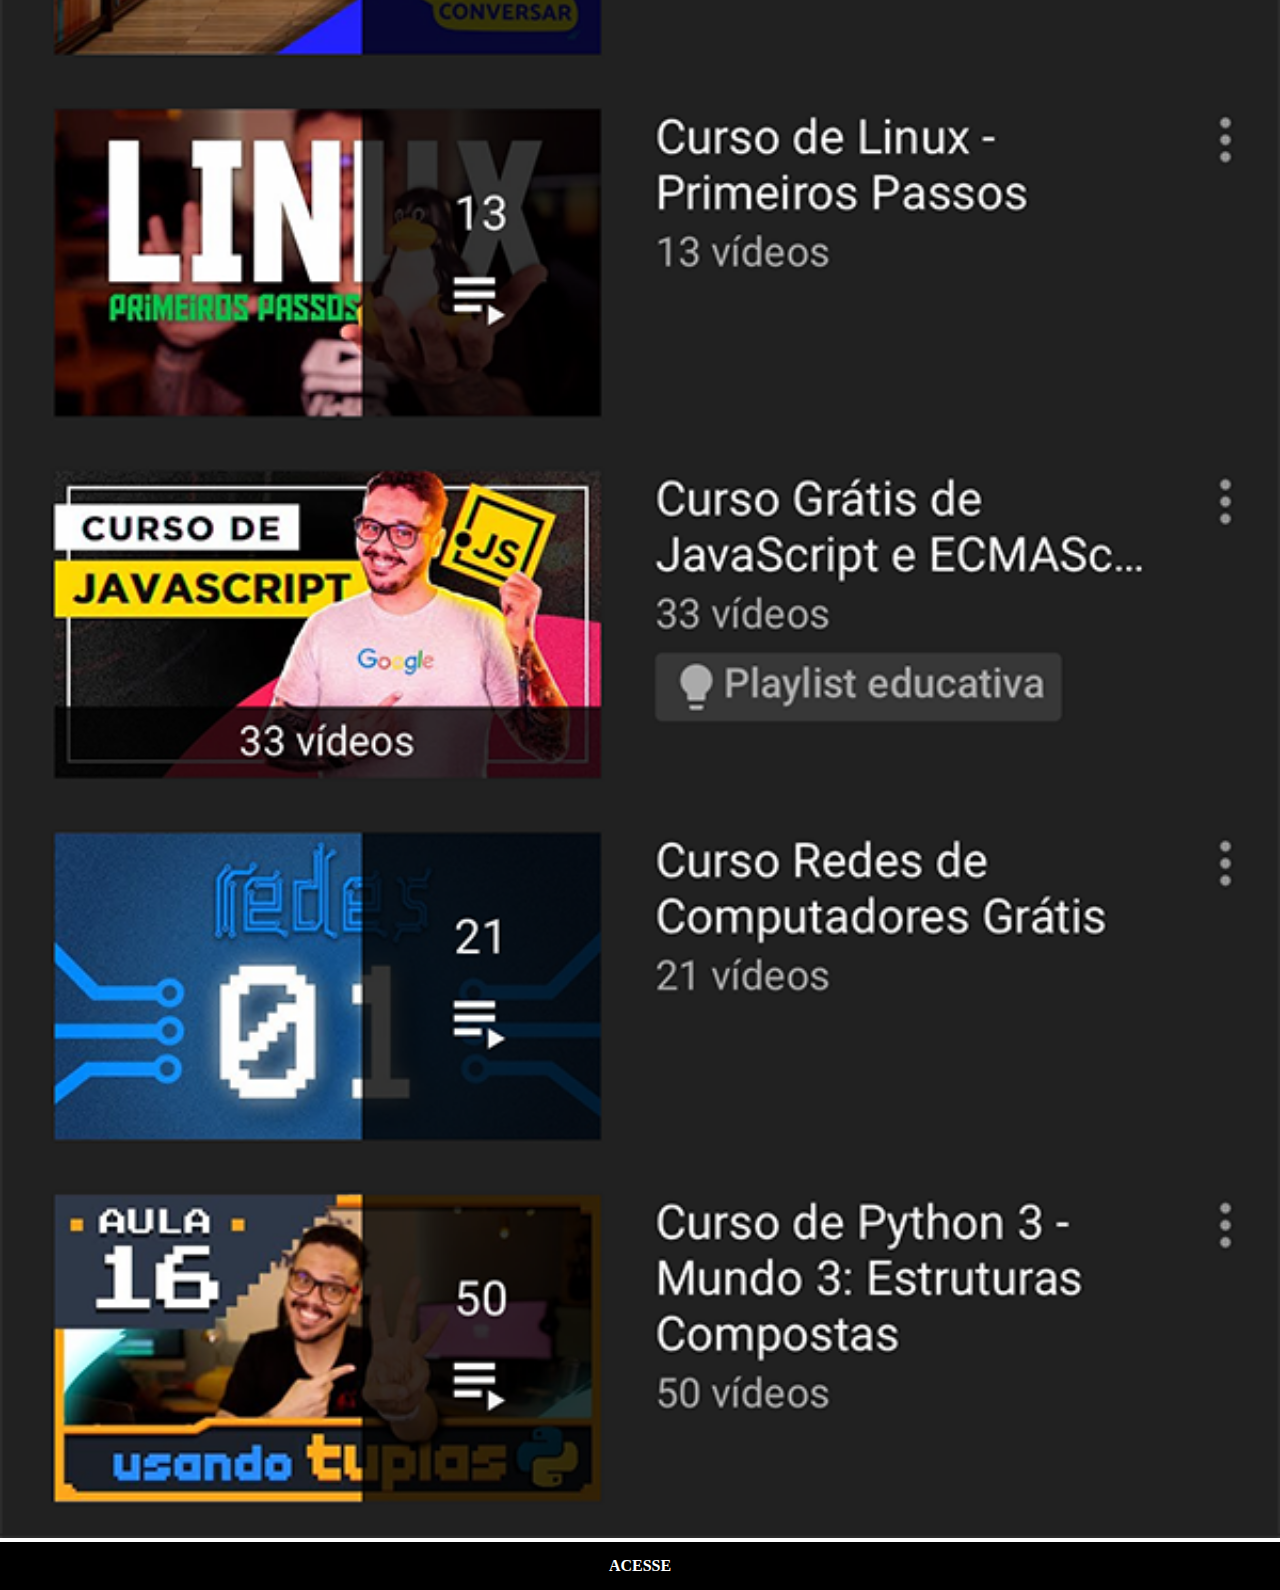
<file: youtube.html>
<!DOCTYPE html>
<html lang="en">
<head>
    <meta charset="UTF-8">
    <meta name="viewport" content="width=device-width, initial-scale=1.0">
    <title>Document</title>
    <link rel="stylesheet" href="estilos/redes.css">
</head>
<body>
    <img src="imagens/tela-youtube.png" alt="YouTube">
    <a href="https://www.youtube.com/c/CursoemV%C3%ADdeo" target="_blank">ACESSE</a>
</body>
</html>
</file>
<file: estilos/estilo.css>
@charset "UTF-8";

* {
    margin: 0;
    padding: 0;
    box-sizing: border-box;
}

body {
    background-color: black;
    width: 100vw;
    height: 100vh;

    position: relative;

    background: white url(../imagens/fundo.jpeg) top/cover no-repeat fixed;
}

main {
    

    height: 100vh;
    width: 100vw;

}

#celular {
    position: absolute;
    top: 50%;
    left: 50%;
    transform: translate(-50%, -50%);


    background: url(../imagens/frame-iphone.png) top/contain no-repeat;

    width: 250px;
    height: 500px;

    
}

#tela {
    position: relative;
    top: 64px;
    left: 19px;

    
    width: 213px;
    height: 376px;
}



#redes img {
    width: 55px;

    margin: 15px;
    
    border: 2px solid white;
    border-radius: 50%;

    box-shadow: 0px 0px 4px rgba(0, 0, 0, 0.448);
}

#redes img:hover {
    

    border: 3px solid rgba(204, 69, 181, 0.67);
    
    

}
</file>
<file: estilos/redes.css>
* {
    margin: 0;
    padding: 0;
}

::-webkit-scrollbar {
    width: 0px;
    height: 0px;
}

img {
    
    width: 100vw;

}

a {
    display: block;
    text-align: center;
    font-weight: bolder;
    background-color: black;
    color: white;
    text-decoration: none;
    padding: 15px;
}

a:hover {
    text-decoration: underline;
}
</file>
